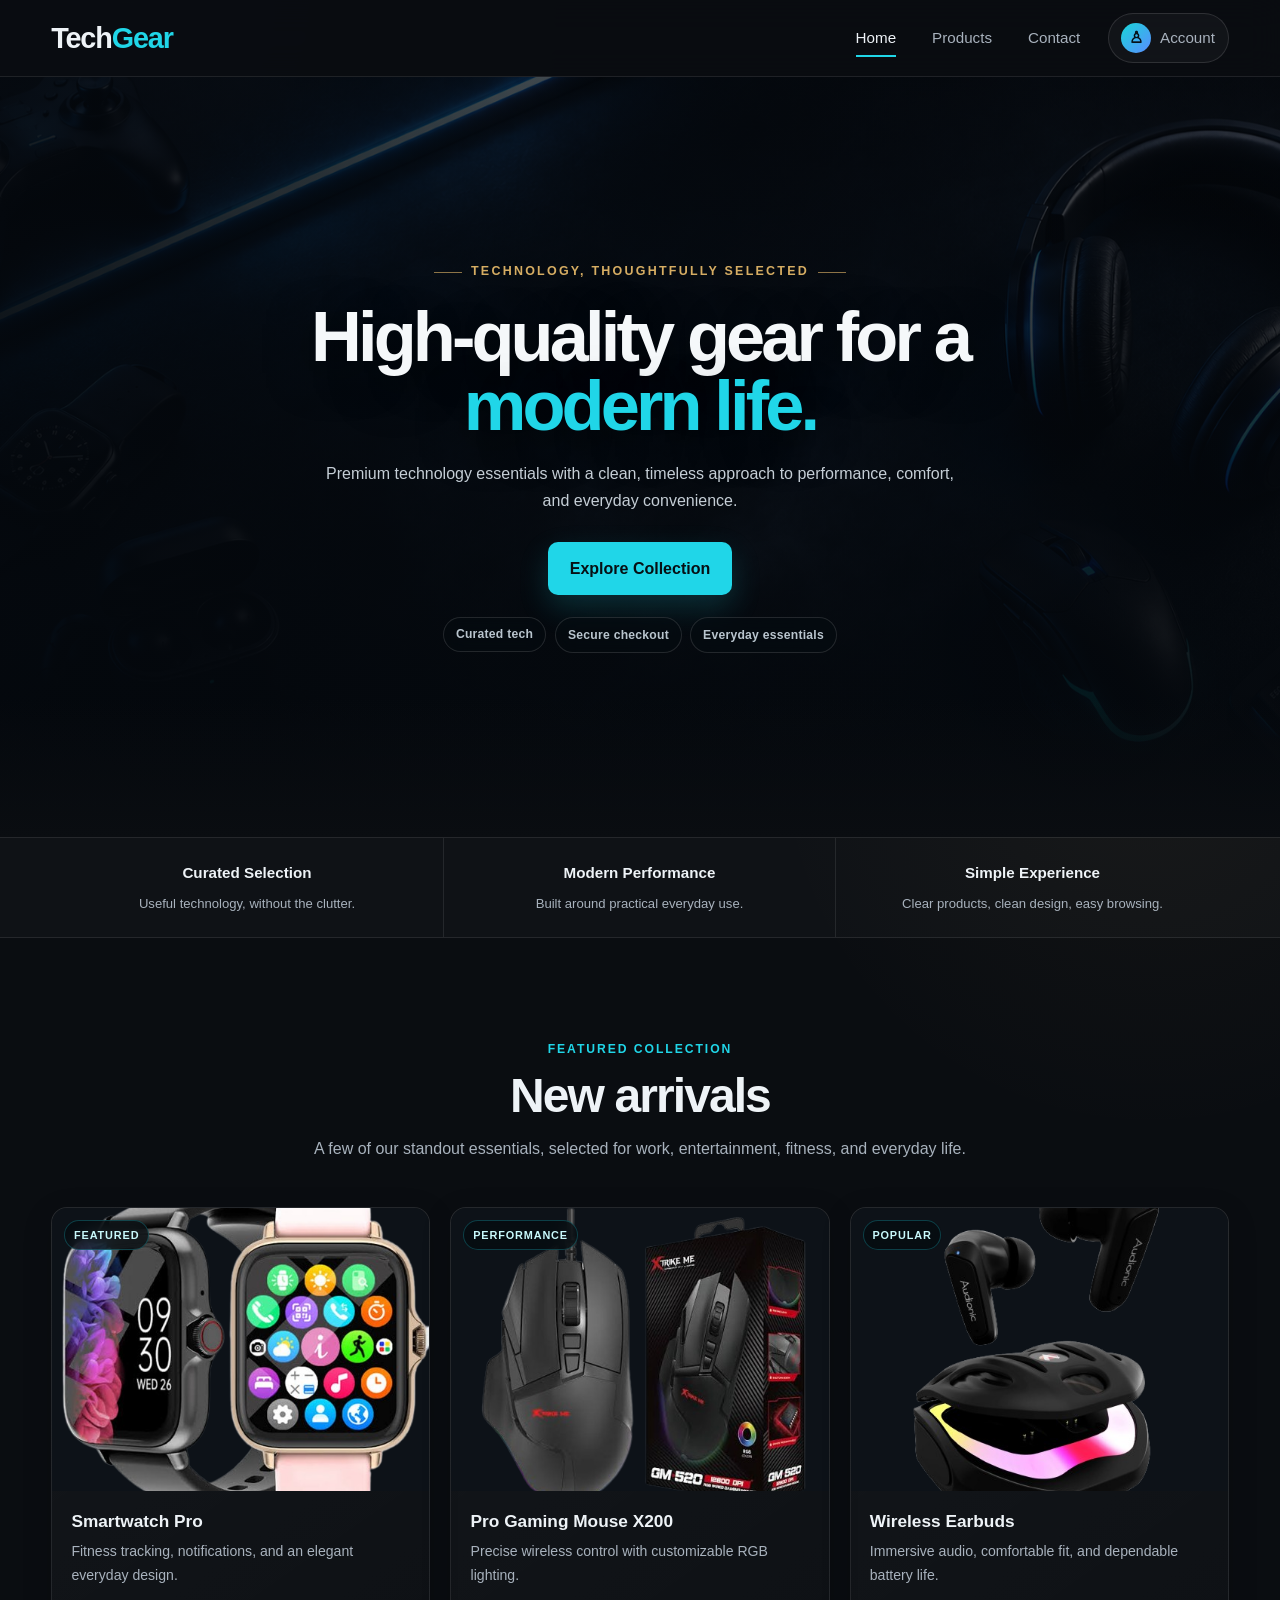
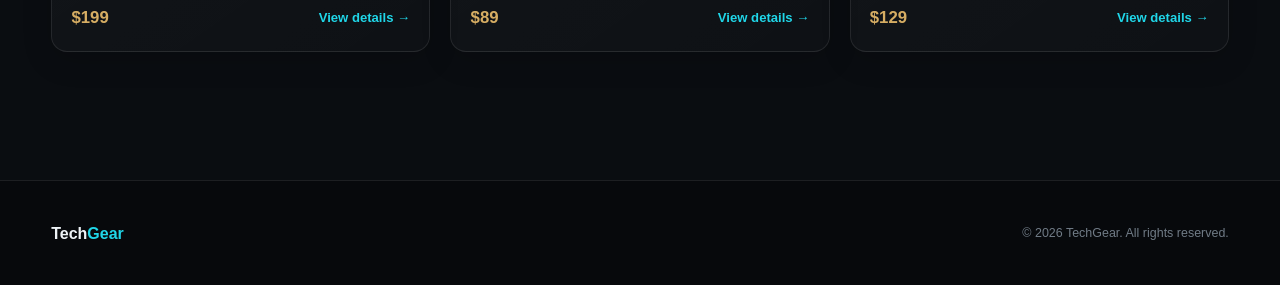
<file: index.html>
<!DOCTYPE html>
<html lang="en">
<head>
  <meta charset="UTF-8">
  <meta name="viewport" content="width=device-width, initial-scale=1.0">
  <meta name="description" content="TechGear — refined technology accessories for work, play, and everyday life.">
  <title>TechGear | Modern Technology, Refined</title>
  <link rel="stylesheet" href="style.css">
</head>
<body>
  <header class="navbar">
    <div class="container navbar-inner">
      <a class="logo" href="index.html">Tech<span>Gear</span></a>
      <button class="menu-toggle" type="button" aria-label="Open navigation" aria-expanded="false">☰</button>
      <nav aria-label="Primary navigation">
        <ul class="nav-links">
          <li><a href="index.html">Home</a></li>
          <li><a href="products.html">Products</a></li>
          <li><a href="contact.html">Contact</a></li>
          <li class="nav-profile"><a class="profile-link" href="account.html" aria-label="Open your TechGear account"><span class="profile-icon" aria-hidden="true">♙</span><span class="profile-text" data-profile-label>Account</span></a></li>
        </ul>
      </nav>
    </div>
  </header>

  <main>
    <section class="hero">
      <div class="hero-content reveal visible">
        <span class="eyebrow">Technology, thoughtfully selected</span>
        <h1>High-quality gear for a <span>modern life.</span></h1>
        <p>Premium technology essentials with a clean, timeless approach to performance, comfort, and everyday convenience.</p>
        <a class="btn btn-primary" href="products.html">Explore Collection</a>
        <div class="hero-highlights" aria-label="TechGear benefits">
          <span>Curated tech</span>
          <span>Secure checkout</span>
          <span>Everyday essentials</span>
        </div>
      </div>
    </section>

    <section class="feature-strip" aria-label="TechGear benefits">
      <div class="container feature-strip-grid">
        <div class="feature-item"><strong>Curated Selection</strong><span>Useful technology, without the clutter.</span></div>
        <div class="feature-item"><strong>Modern Performance</strong><span>Built around practical everyday use.</span></div>
        <div class="feature-item"><strong>Simple Experience</strong><span>Clear products, clean design, easy browsing.</span></div>
      </div>
    </section>

    <section class="section">
      <div class="container">
        <div class="section-header reveal">
          <span class="section-label">Featured collection</span>
          <h2>New arrivals</h2>
          <p>A few of our standout essentials, selected for work, entertainment, fitness, and everyday life.</p>
        </div>

        <div class="product-grid">
          <article class="product-card reveal">
            <a class="product-card-media" href="smartwatch.html">
              <span class="product-badge">Featured</span>
              <img src="images/smartwatch.png" alt="Smartwatch Pro">
            </a>
            <div class="product-card-body">
              <h3>Smartwatch Pro</h3>
              <p>Fitness tracking, notifications, and an elegant everyday design.</p>
              <div class="product-card-footer"><span class="price">$199</span><a class="card-link" href="smartwatch.html">View details →</a></div>
            </div>
          </article>

          <article class="product-card reveal">
            <a class="product-card-media" href="mouse.html">
              <span class="product-badge">Performance</span>
              <img src="images/mouse.png" alt="Pro Gaming Mouse X200">
            </a>
            <div class="product-card-body">
              <h3>Pro Gaming Mouse X200</h3>
              <p>Precise wireless control with customizable RGB lighting.</p>
              <div class="product-card-footer"><span class="price">$89</span><a class="card-link" href="mouse.html">View details →</a></div>
            </div>
          </article>

          <article class="product-card reveal">
            <a class="product-card-media" href="earbuds.html">
              <span class="product-badge">Popular</span>
              <img src="images/earbuds.png" alt="Wireless Earbuds">
            </a>
            <div class="product-card-body">
              <h3>Wireless Earbuds</h3>
              <p>Immersive audio, comfortable fit, and dependable battery life.</p>
              <div class="product-card-footer"><span class="price">$129</span><a class="card-link" href="earbuds.html">View details →</a></div>
            </div>
          </article>
        </div>
      </div>
    </section>
  </main>

  <footer class="footer">
    <div class="container footer-inner">
      <div class="footer-brand">Tech<span>Gear</span></div>
      <p>&copy; 2026 TechGear. All rights reserved.</p>
    </div>
  </footer>

  <script src="script.js"></script>
</body>
</html>
</file>
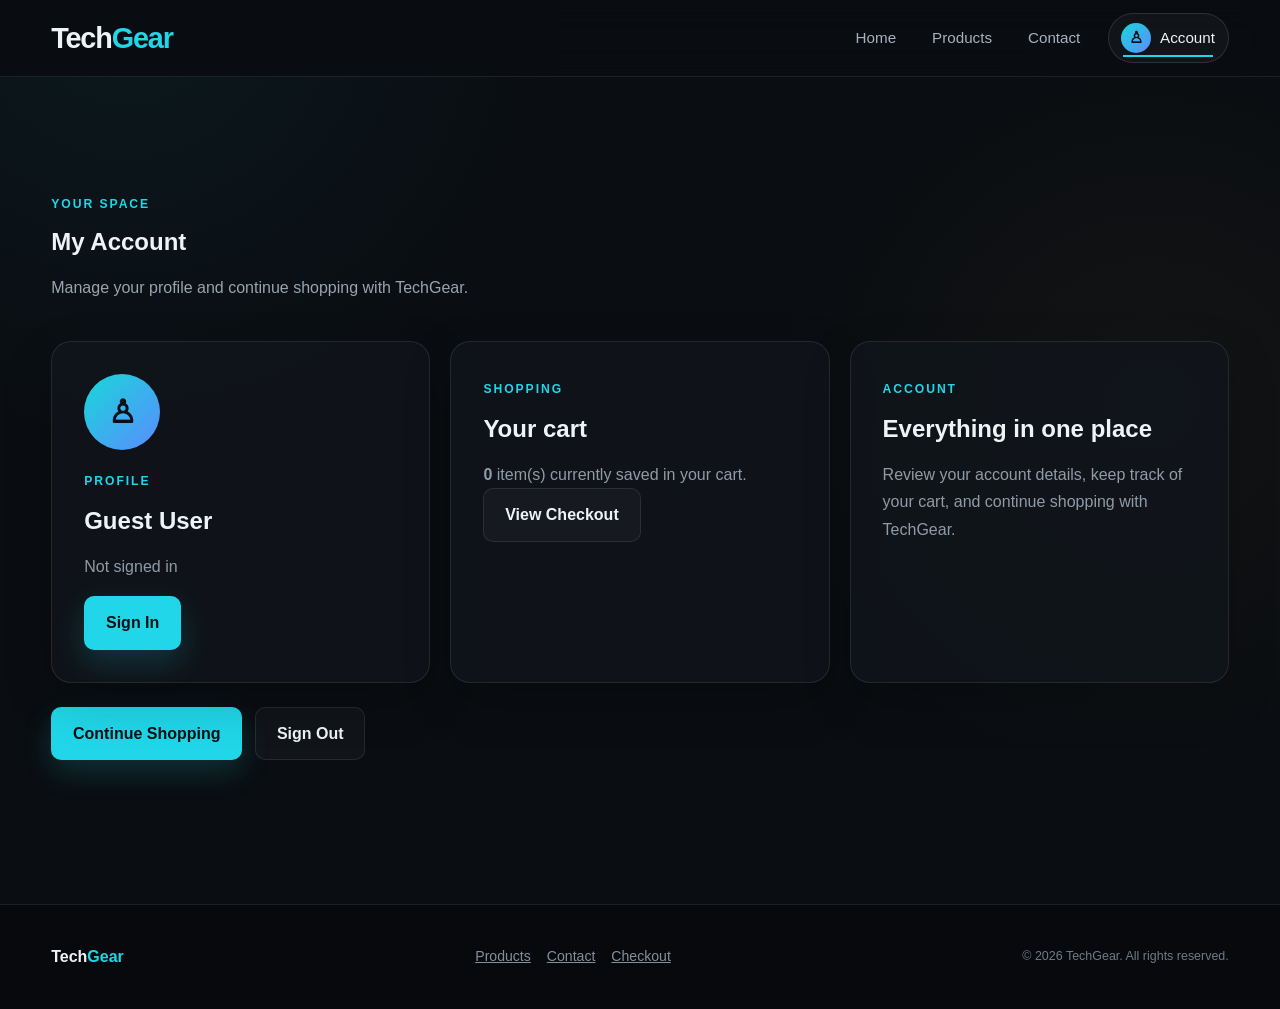
<file: account.html>
<!DOCTYPE html>
<html lang="en">
<head><meta charset="UTF-8"><meta name="viewport" content="width=device-width, initial-scale=1.0"><meta name="description" content="Your TechGear account."><title>TechGear | Account</title><link rel="stylesheet" href="style.css"></head>
<body class="account-page">
<header class="navbar"><div class="container navbar-inner"><a class="logo" href="index.html">Tech<span>Gear</span></a><button class="menu-toggle" type="button" aria-label="Open navigation" aria-expanded="false">☰</button><nav aria-label="Primary navigation"><ul class="nav-links"><li><a href="index.html">Home</a></li><li><a href="products.html">Products</a></li><li><a href="contact.html">Contact</a></li><li class="nav-profile"><a class="profile-link" href="account.html" aria-label="Open your TechGear account"><span class="profile-icon" aria-hidden="true">♙</span><span class="profile-text" data-profile-label>Account</span></a></li></ul></nav></div></header>
<main><section class="account-section"><div class="container"><div class="account-header reveal visible"><span class="section-label">Your space</span><h1>My Account</h1><p>Manage your profile and continue shopping with TechGear.</p></div><div class="account-grid"><article class="account-card account-profile-card reveal visible"><div class="large-profile-icon" data-profile-avatar>♙</div><div><span class="section-label">Profile</span><h2 data-account-name>Guest User</h2><p data-account-email>Not signed in</p></div><a class="btn btn-primary" href="login.html" data-login-action>Sign In</a></article><article class="account-card reveal visible"><span class="section-label">Shopping</span><h2>Your cart</h2><p><strong data-cart-count>0</strong> item(s) currently saved in your cart.</p><a class="btn btn-outline" href="checkout.html">View Checkout</a></article><article class="account-card reveal visible"><span class="section-label">Account</span><h2>Everything in one place</h2><p>Review your account details, keep track of your cart, and continue shopping with TechGear.</p></article></div><div class="account-actions"><a href="products.html" class="btn btn-primary">Continue Shopping</a><button class="btn btn-outline" id="logoutButton" type="button" hidden>Sign Out</button></div></div></section></main>
<footer class="footer"><div class="container footer-inner"><div class="footer-brand">Tech<span>Gear</span></div><div class="footer-links"><a href="products.html">Products</a><a href="contact.html">Contact</a><a href="checkout.html">Checkout</a></div><p>&copy; 2026 TechGear. All rights reserved.</p></div></footer>
<script src="script.js"></script></body></html>
</file>
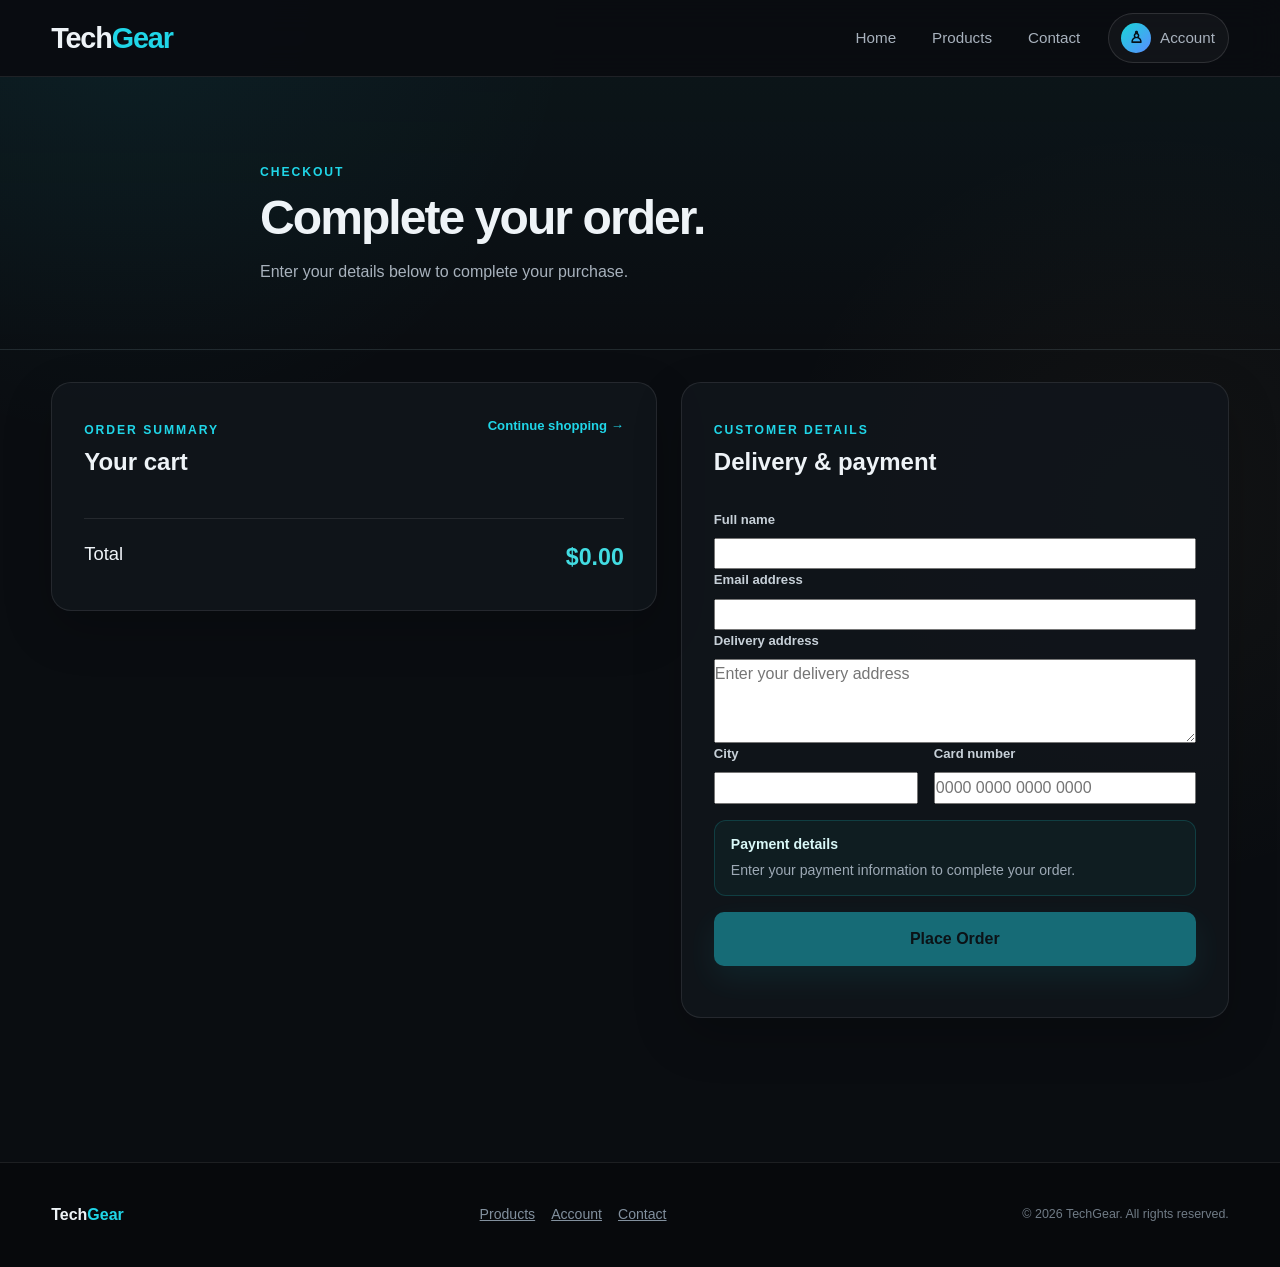
<file: checkout.html>
<!DOCTYPE html>
<html lang="en">
<head><meta charset="UTF-8"><meta name="viewport" content="width=device-width, initial-scale=1.0"><meta name="description" content="TechGear checkout."><title>TechGear | Checkout</title><link rel="stylesheet" href="style.css"></head>
<body class="checkout-page">
<header class="navbar"><div class="container navbar-inner"><a class="logo" href="index.html">Tech<span>Gear</span></a><button class="menu-toggle" type="button" aria-label="Open navigation" aria-expanded="false">☰</button><nav aria-label="Primary navigation"><ul class="nav-links"><li><a href="index.html">Home</a></li><li><a href="products.html">Products</a></li><li><a href="contact.html">Contact</a></li><li class="nav-profile"><a class="profile-link" href="account.html" aria-label="Open your TechGear account"><span class="profile-icon" aria-hidden="true">♙</span><span class="profile-text" data-profile-label>Account</span></a></li></ul></nav></div></header>
<main><section class="page-hero checkout-hero"><div class="container page-heading reveal visible"><span class="section-label">Checkout</span><h1>Complete your order.</h1><p>Enter your details below to complete your purchase.</p></div></section><section class="checkout-section"><div class="container checkout-layout"><div class="checkout-card"><div class="checkout-card-header"><div><span class="section-label">Order summary</span><h2>Your cart</h2></div><a href="products.html" class="card-link">Continue shopping →</a></div><div id="cartItems" class="cart-items"></div><div id="cartEmpty" class="empty-state">Your cart is empty. Add a product before checking out.</div><div class="checkout-total"><span>Total</span><strong id="cartTotal">$0</strong></div></div><div class="checkout-card"><span class="section-label">Customer details</span><h2>Delivery & payment</h2><form id="checkoutForm" class="checkout-form"><div class="form-group"><label for="checkoutName">Full name</label><input id="checkoutName" type="text" autocomplete="name" required></div><div class="form-group"><label for="checkoutEmail">Email address</label><input id="checkoutEmail" type="email" autocomplete="email" required></div><div class="form-group"><label for="checkoutAddress">Delivery address</label><textarea id="checkoutAddress" rows="3" placeholder="Enter your delivery address" required></textarea></div><div class="checkout-two-col"><div class="form-group"><label for="checkoutCity">City</label><input id="checkoutCity" type="text" required></div><div class="form-group"><label for="checkoutCard">Card number</label><input id="checkoutCard" inputmode="numeric" placeholder="0000 0000 0000 0000" required></div></div><div class="store-note"><strong>Payment details</strong><span>Enter your payment information to complete your order.</span></div><button class="btn btn-primary btn-block" type="submit" id="placeOrderButton">Place Order</button><p class="form-message" id="checkoutMessage" role="status" aria-live="polite"></p></form></div></div></section></main>
<footer class="footer"><div class="container footer-inner"><div class="footer-brand">Tech<span>Gear</span></div><div class="footer-links"><a href="products.html">Products</a><a href="account.html">Account</a><a href="contact.html">Contact</a></div><p>&copy; 2026 TechGear. All rights reserved.</p></div></footer>
<script src="script.js"></script></body></html>
</file>
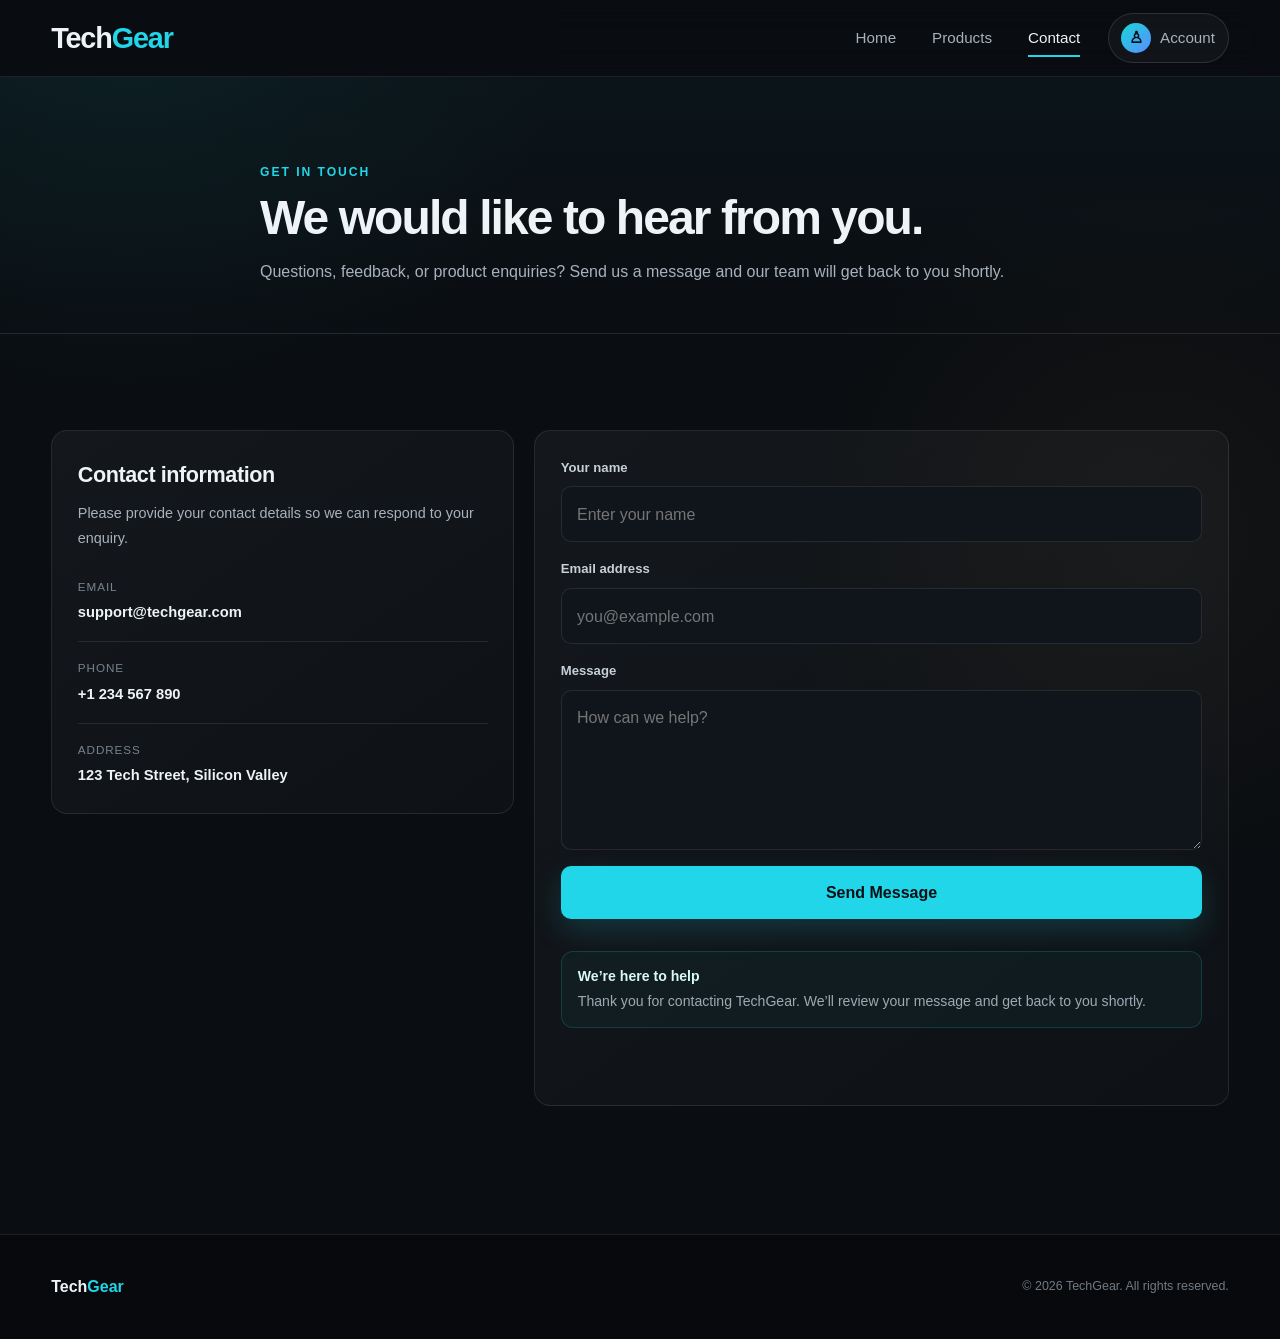
<file: contact.html>
<!DOCTYPE html>
<html lang="en">
<head>
  <meta charset="UTF-8">
  <meta name="viewport" content="width=device-width, initial-scale=1.0">
  <meta name="description" content="Contact TechGear with questions, feedback, or product enquiries.">
  <title>TechGear | Contact</title>
  <link rel="stylesheet" href="style.css">
</head>
<body>
  <header class="navbar">
    <div class="container navbar-inner">
      <a class="logo" href="index.html">Tech<span>Gear</span></a>
      <button class="menu-toggle" type="button" aria-label="Open navigation" aria-expanded="false">☰</button>
      <nav aria-label="Primary navigation">
        <ul class="nav-links">
          <li><a href="index.html">Home</a></li>
          <li><a href="products.html">Products</a></li>
          <li><a href="contact.html">Contact</a></li>
          <li class="nav-profile"><a class="profile-link" href="account.html" aria-label="Open your TechGear account"><span class="profile-icon" aria-hidden="true">♙</span><span class="profile-text" data-profile-label>Account</span></a></li>
        </ul>
      </nav>
    </div>
  </header>

  <main>
    <section class="page-hero">
      <div class="container page-heading reveal visible">
        <span class="section-label">Get in touch</span>
        <h1>We would like to hear from you.</h1>
        <p>Questions, feedback, or product enquiries? Send us a message and our team will get back to you shortly.</p>
      </div>
    </section>

    <section class="contact-section">
      <div class="container contact-layout">
        <aside class="contact-card reveal">
          <h2>Contact information</h2>
          <p>Please provide your contact details so we can respond to your enquiry.</p>
          <div class="contact-details">
            <div><span>Email</span><strong>support@techgear.com</strong></div>
            <div><span>Phone</span><strong>+1 234 567 890</strong></div>
            <div><span>Address</span><strong>123 Tech Street, Silicon Valley</strong></div>
          </div>
        </aside>

        <div class="contact-card reveal">
          <form class="contact-form" id="contactForm">
            <div class="form-group"><label for="name">Your name</label><input id="name" name="name" type="text" placeholder="Enter your name" required></div>
            <div class="form-group"><label for="email">Email address</label><input id="email" name="email" type="email" placeholder="you@example.com" required></div>
            <div class="form-group"><label for="message">Message</label><textarea id="message" name="message" placeholder="How can we help?" required></textarea></div>
            <button class="btn btn-primary" type="submit">Send Message</button>
            <div class="store-note"><strong>We’re here to help</strong><span>Thank you for contacting TechGear. We’ll review your message and get back to you shortly.</span></div>
            <p class="form-message" id="formMessage" role="status" aria-live="polite"></p>
          </form>
        </div>
      </div>
    </section>
  </main>

  <footer class="footer"><div class="container footer-inner"><div class="footer-brand">Tech<span>Gear</span></div><p>&copy; 2026 TechGear. All rights reserved.</p></div></footer>
  <script src="script.js"></script>
</body>
</html>
</file>
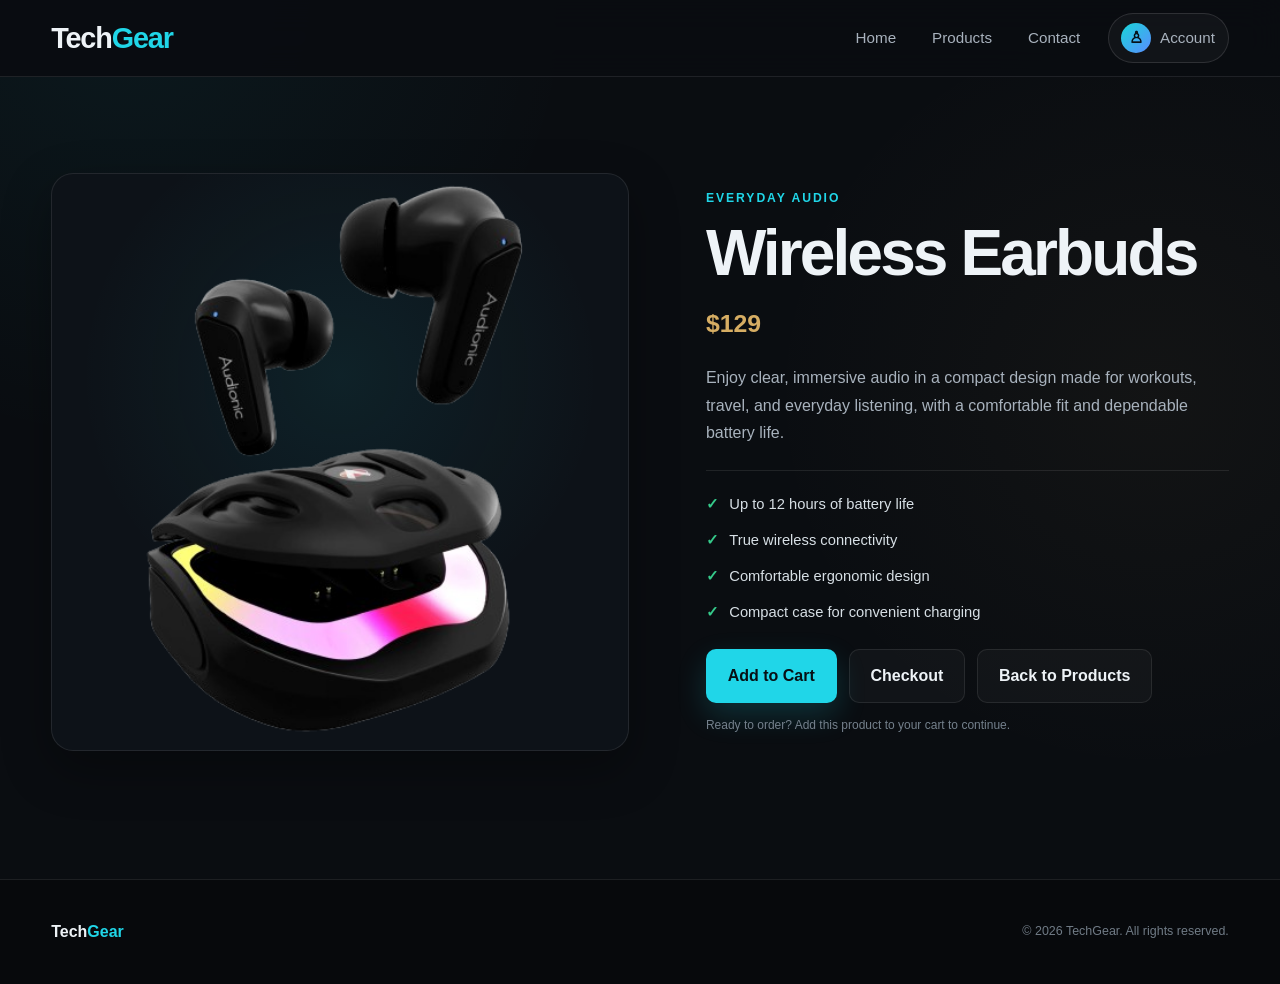
<file: earbuds.html>
<!DOCTYPE html>
<html lang="en">
<head>
  <meta charset="UTF-8">
  <meta name="viewport" content="width=device-width, initial-scale=1.0">
  <meta name="description" content="Wireless Earbuds — available from TechGear.">
  <title>Wireless Earbuds | TechGear</title>
  <link rel="stylesheet" href="style.css">
</head>
<body>
  <header class="navbar">
    <div class="container navbar-inner">
      <a class="logo" href="index.html">Tech<span>Gear</span></a>
      <button class="menu-toggle" type="button" aria-label="Open navigation" aria-expanded="false">☰</button>
      <nav aria-label="Primary navigation">
        <ul class="nav-links">
          <li><a href="index.html">Home</a></li>
          <li><a href="products.html">Products</a></li>
          <li><a href="contact.html">Contact</a></li>
          <li class="nav-profile"><a class="profile-link" href="account.html" aria-label="Open your TechGear account"><span class="profile-icon" aria-hidden="true">♙</span><span class="profile-text" data-profile-label>Account</span></a></li>
        </ul>
      </nav>
    </div>
  </header>

  <main>
    <section class="product-detail">
      <div class="container product-detail-grid">
        <div class="detail-image-wrap reveal visible">
          <img src="images/earbuds.png" alt="Wireless Earbuds" class="detail-img">
        </div>
        <div class="detail-info reveal visible">
          <span class="section-label">Everyday audio</span>
          <h1>Wireless Earbuds</h1>
          <p class="detail-price">$129</p>
          <p class="detail-description">Enjoy clear, immersive audio in a compact design made for workouts, travel, and everyday listening, with a comfortable fit and dependable battery life.</p>
          <ul class="detail-list">
            <li>Up to 12 hours of battery life</li>
            <li>True wireless connectivity</li>
            <li>Comfortable ergonomic design</li>
            <li>Compact case for convenient charging</li>
          </ul>
          <div class="detail-actions">
            <button class="btn btn-primary" type="button" data-add-cart data-product-name="Wireless Earbuds" data-product-price="129">Add to Cart</button>
            <a class="btn btn-outline" href="checkout.html">Checkout</a>
            <a class="btn btn-outline" href="products.html">Back to Products</a>
          </div>
          <p class="product-note">Ready to order? Add this product to your cart to continue.</p>
        </div>
      </div>
    </section>
  </main>

  <footer class="footer"><div class="container footer-inner"><div class="footer-brand">Tech<span>Gear</span></div><p>&copy; 2026 TechGear. All rights reserved.</p></div></footer>
  <script src="script.js"></script>
</body>
</html>
</file>
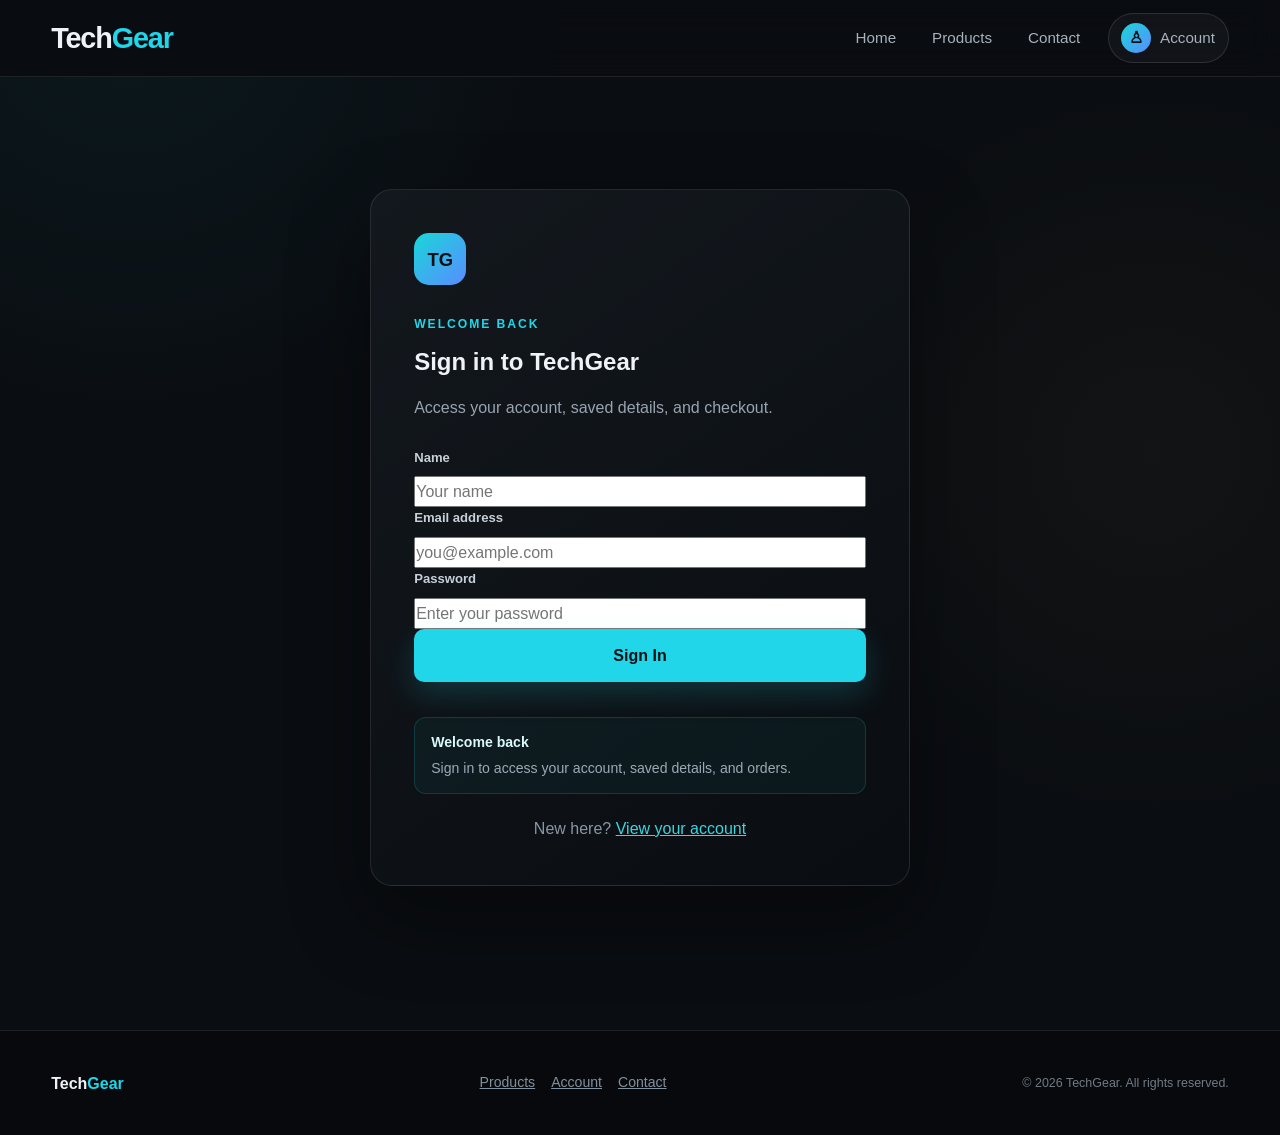
<file: login.html>
<!DOCTYPE html>
<html lang="en">
<head>
<meta charset="UTF-8"><meta name="viewport" content="width=device-width, initial-scale=1.0">
<meta name="description" content="Sign in to your TechGear account."><title>TechGear | Sign In</title>
<link rel="stylesheet" href="style.css">
</head>
<body class="account-page">
<header class="navbar"><div class="container navbar-inner"><a class="logo" href="index.html">Tech<span>Gear</span></a><button class="menu-toggle" type="button" aria-label="Open navigation" aria-expanded="false">☰</button><nav aria-label="Primary navigation"><ul class="nav-links"><li><a href="index.html">Home</a></li><li><a href="products.html">Products</a></li><li><a href="contact.html">Contact</a></li><li class="nav-profile"><a class="profile-link" href="account.html" aria-label="Open your TechGear account"><span class="profile-icon" aria-hidden="true">♙</span><span class="profile-text" data-profile-label>Account</span></a></li></ul></nav></div></header>
<main><section class="auth-section"><div class="auth-card reveal visible"><div class="auth-brand-mark">TG</div><span class="section-label">Welcome back</span><h1>Sign in to TechGear</h1><p class="auth-intro">Access your account, saved details, and checkout.</p><form id="loginForm" class="auth-form"><div class="form-group"><label for="loginName">Name</label><input id="loginName" type="text" placeholder="Your name" autocomplete="name" required></div><div class="form-group"><label for="loginEmail">Email address</label><input id="loginEmail" type="email" placeholder="you@example.com" autocomplete="email" required></div><div class="form-group"><label for="loginPassword">Password</label><input id="loginPassword" type="password" placeholder="Enter your password" autocomplete="current-password" required></div><button class="btn btn-primary btn-block" type="submit">Sign In</button><p class="form-message" id="loginMessage" role="status" aria-live="polite"></p></form><div class="store-note"><strong>Welcome back</strong><span>Sign in to access your account, saved details, and orders.</span></div><p class="auth-switch">New here? <a href="account.html">View your account</a></p></div></section></main>
<footer class="footer"><div class="container footer-inner"><div class="footer-brand">Tech<span>Gear</span></div><div class="footer-links"><a href="products.html">Products</a><a href="account.html">Account</a><a href="contact.html">Contact</a></div><p>&copy; 2026 TechGear. All rights reserved.</p></div></footer>
<script src="script.js"></script></body></html>
</file>
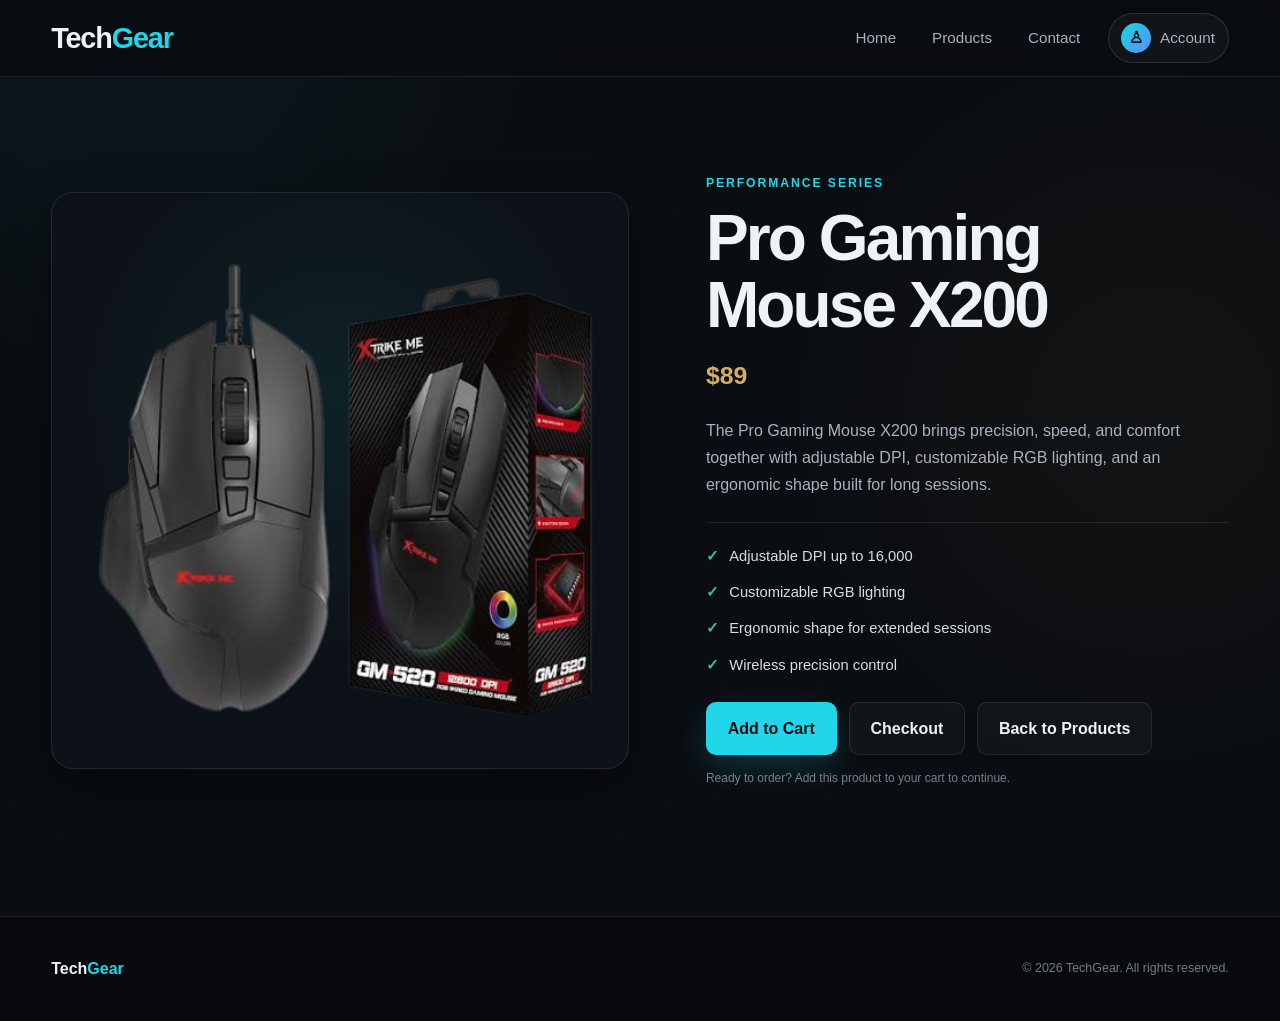
<file: mouse.html>
<!DOCTYPE html>
<html lang="en">
<head>
  <meta charset="UTF-8">
  <meta name="viewport" content="width=device-width, initial-scale=1.0">
  <meta name="description" content="Pro Gaming Mouse X200 — available from TechGear.">
  <title>Pro Gaming Mouse X200 | TechGear</title>
  <link rel="stylesheet" href="style.css">
</head>
<body>
  <header class="navbar">
    <div class="container navbar-inner">
      <a class="logo" href="index.html">Tech<span>Gear</span></a>
      <button class="menu-toggle" type="button" aria-label="Open navigation" aria-expanded="false">☰</button>
      <nav aria-label="Primary navigation">
        <ul class="nav-links">
          <li><a href="index.html">Home</a></li>
          <li><a href="products.html">Products</a></li>
          <li><a href="contact.html">Contact</a></li>
          <li class="nav-profile"><a class="profile-link" href="account.html" aria-label="Open your TechGear account"><span class="profile-icon" aria-hidden="true">♙</span><span class="profile-text" data-profile-label>Account</span></a></li>
        </ul>
      </nav>
    </div>
  </header>

  <main>
    <section class="product-detail">
      <div class="container product-detail-grid">
        <div class="detail-image-wrap reveal visible">
          <img src="images/mouse.png" alt="Pro Gaming Mouse X200" class="detail-img">
        </div>
        <div class="detail-info reveal visible">
          <span class="section-label">Performance series</span>
          <h1>Pro Gaming Mouse X200</h1>
          <p class="detail-price">$89</p>
          <p class="detail-description">The Pro Gaming Mouse X200 brings precision, speed, and comfort together with adjustable DPI, customizable RGB lighting, and an ergonomic shape built for long sessions.</p>
          <ul class="detail-list">
            <li>Adjustable DPI up to 16,000</li>
            <li>Customizable RGB lighting</li>
            <li>Ergonomic shape for extended sessions</li>
            <li>Wireless precision control</li>
          </ul>
          <div class="detail-actions">
            <button class="btn btn-primary" type="button" data-add-cart data-product-name="Pro Gaming Mouse X200" data-product-price="89">Add to Cart</button>
            <a class="btn btn-outline" href="checkout.html">Checkout</a>
            <a class="btn btn-outline" href="products.html">Back to Products</a>
          </div>
          <p class="product-note">Ready to order? Add this product to your cart to continue.</p>
        </div>
      </div>
    </section>
  </main>

  <footer class="footer"><div class="container footer-inner"><div class="footer-brand">Tech<span>Gear</span></div><p>&copy; 2026 TechGear. All rights reserved.</p></div></footer>
  <script src="script.js"></script>
</body>
</html>
</file>
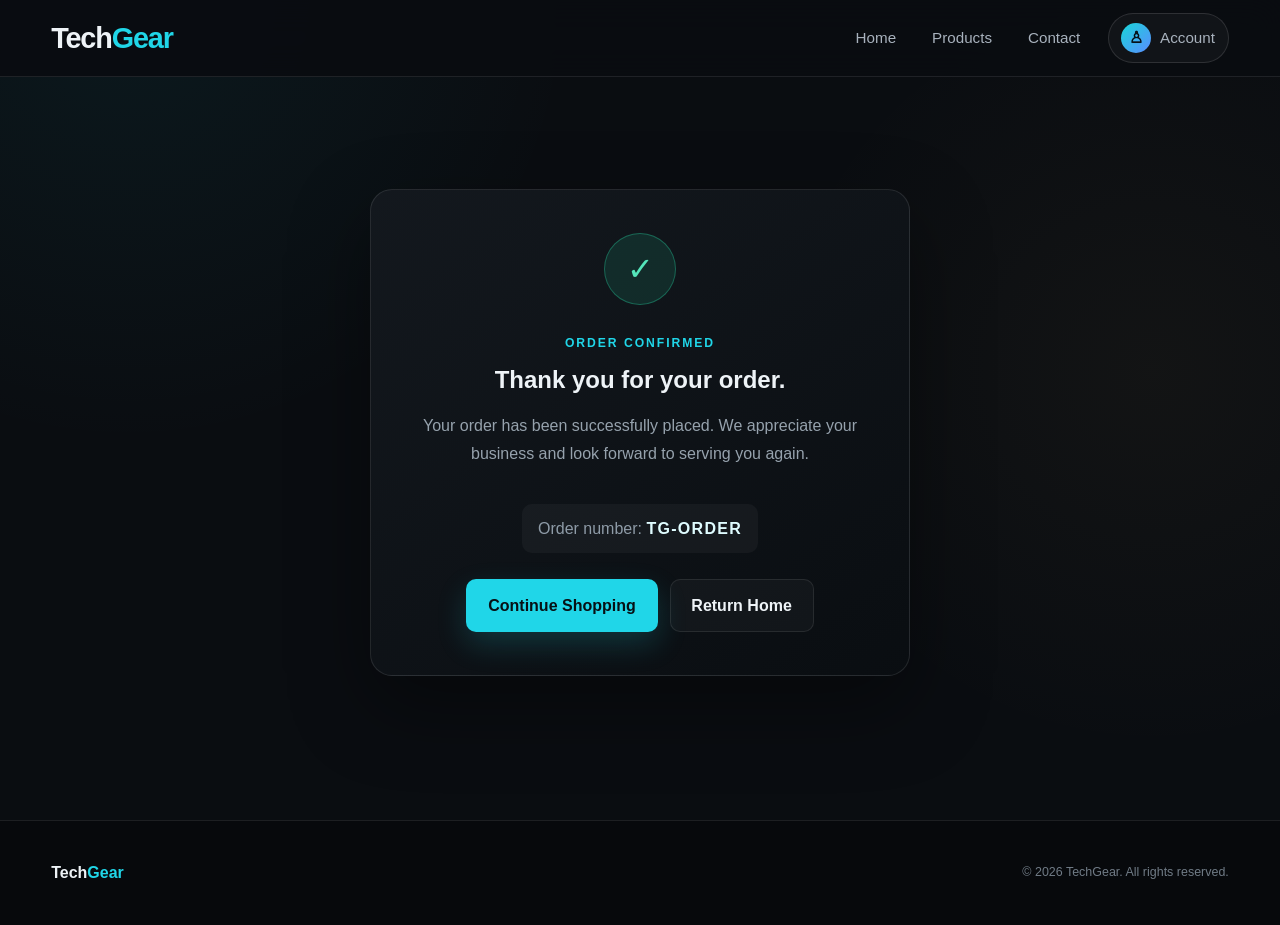
<file: order-success.html>
<!DOCTYPE html>
<html lang="en"><head><meta charset="UTF-8"><meta name="viewport" content="width=device-width, initial-scale=1.0"><title>TechGear | Order Confirmed</title><link rel="stylesheet" href="style.css"></head><body class="account-page"><header class="navbar"><div class="container navbar-inner"><a class="logo" href="index.html">Tech<span>Gear</span></a><nav aria-label="Primary navigation"><ul class="nav-links"><li><a href="index.html">Home</a></li><li><a href="products.html">Products</a></li><li><a href="contact.html">Contact</a></li><li class="nav-profile"><a class="profile-link" href="account.html" aria-label="Open your TechGear account"><span class="profile-icon" aria-hidden="true">♙</span><span class="profile-text" data-profile-label>Account</span></a></li></ul></nav></div></header><main><section class="auth-section"><div class="auth-card success-card reveal visible"><div class="success-icon">✓</div><span class="section-label">Order Confirmed</span><h1>Thank you for your order.</h1><p>Your order has been successfully placed. We appreciate your business and look forward to serving you again.</p><div class="success-reference">Order number: <strong data-order-reference>TG-ORDER</strong></div><div class="detail-actions"><a class="btn btn-primary" href="products.html">Continue Shopping</a><a class="btn btn-outline" href="index.html">Return Home</a></div></div></section></main><footer class="footer"><div class="container footer-inner"><div class="footer-brand">Tech<span>Gear</span></div><p>&copy; 2026 TechGear. All rights reserved.</p></div></footer><script src="script.js"></script></body></html>
</file>
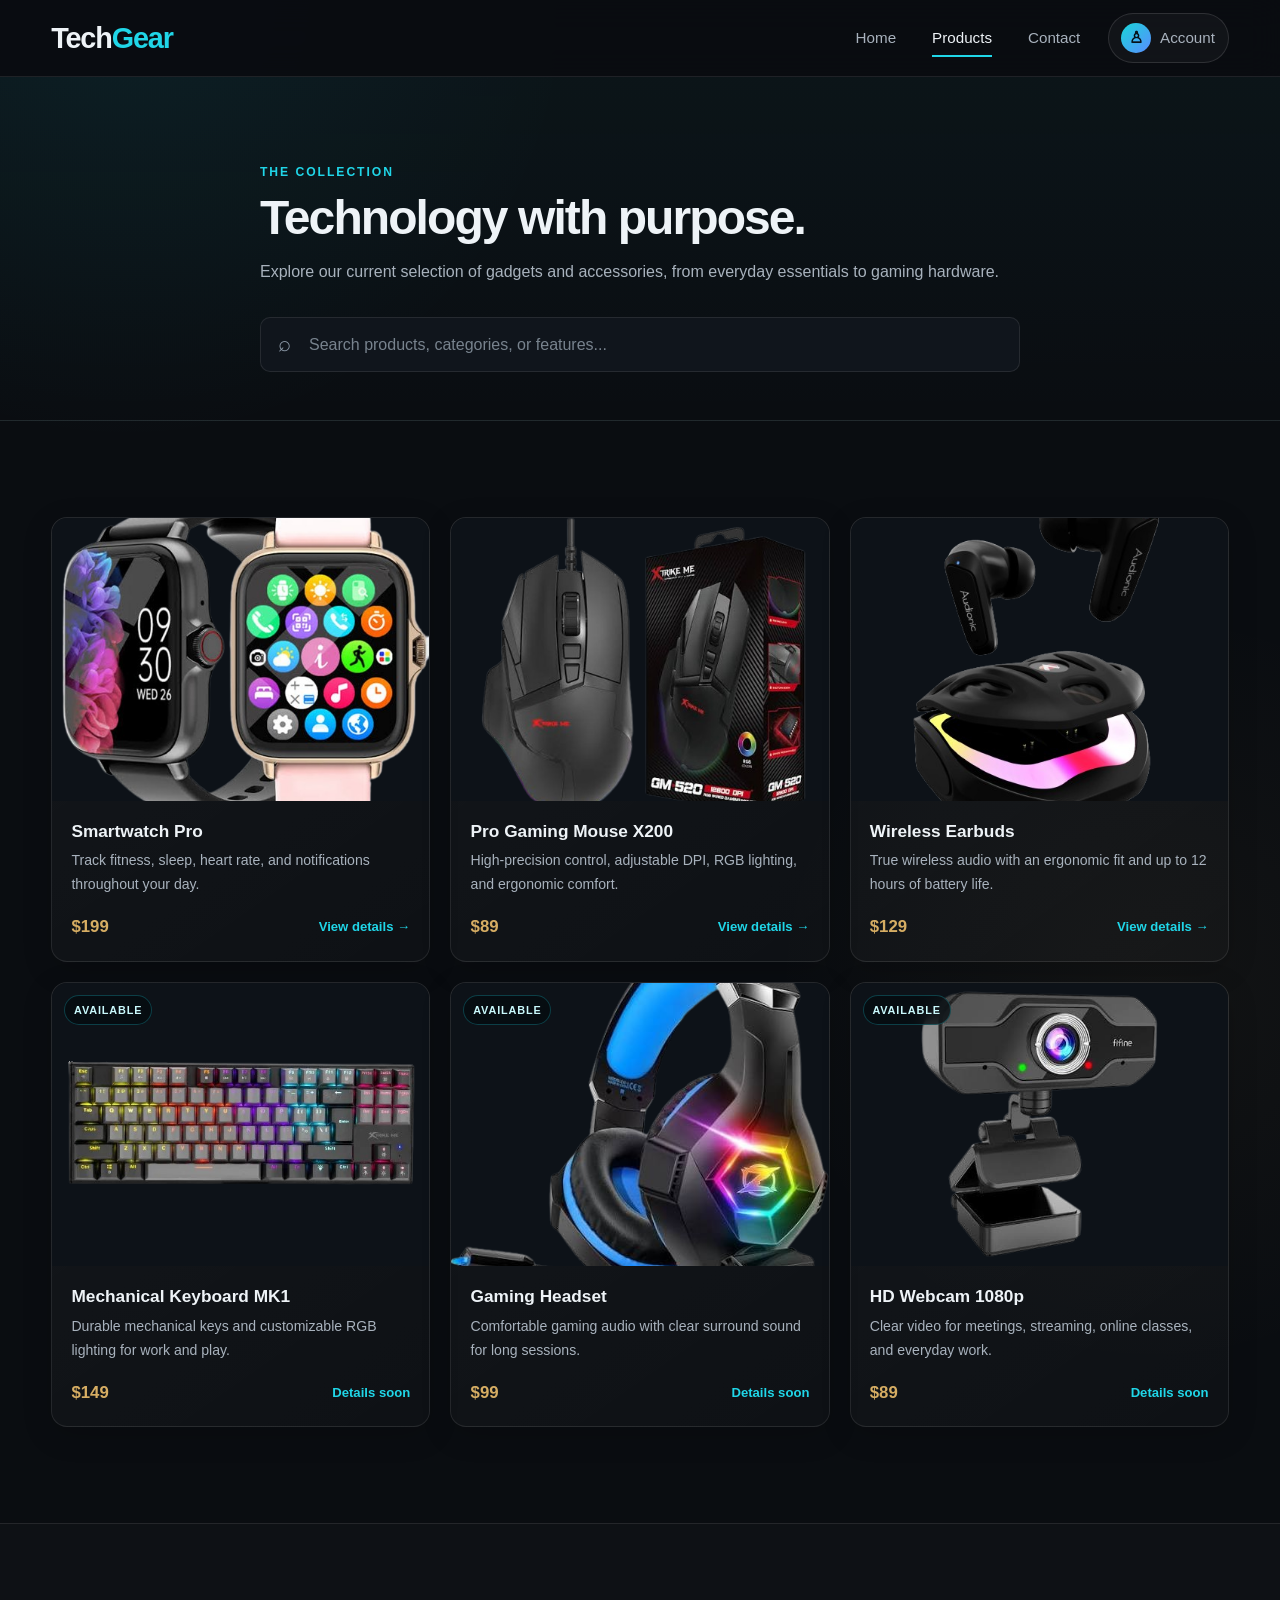
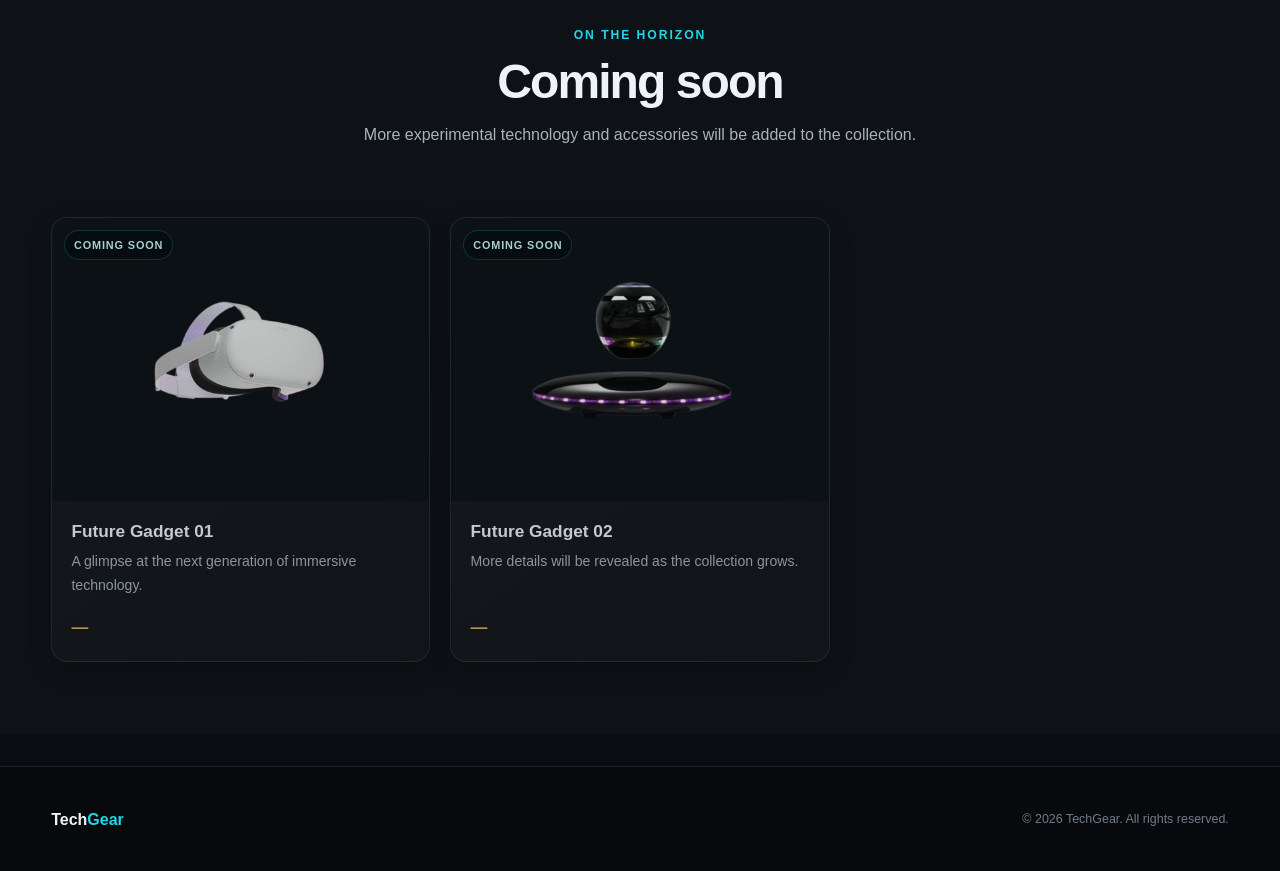
<file: products.html>
<!DOCTYPE html>
<html lang="en">
<head>
  <meta charset="UTF-8">
  <meta name="viewport" content="width=device-width, initial-scale=1.0">
  <meta name="description" content="Browse the TechGear technology accessories collection.">
  <title>TechGear | Products</title>
  <link rel="stylesheet" href="style.css">
</head>
<body>
  <header class="navbar">
    <div class="container navbar-inner">
      <a class="logo" href="index.html">Tech<span>Gear</span></a>
      <button class="menu-toggle" type="button" aria-label="Open navigation" aria-expanded="false">☰</button>
      <nav aria-label="Primary navigation">
        <ul class="nav-links">
          <li><a href="index.html">Home</a></li>
          <li><a href="products.html">Products</a></li>
          <li><a href="contact.html">Contact</a></li>
          <li class="nav-profile"><a class="profile-link" href="account.html" aria-label="Open your TechGear account"><span class="profile-icon" aria-hidden="true">♙</span><span class="profile-text" data-profile-label>Account</span></a></li>
        </ul>
      </nav>
    </div>
  </header>

  <main>
    <section class="page-hero">
      <div class="container page-heading reveal visible">
        <span class="section-label">The collection</span>
        <h1>Technology with purpose.</h1>
        <p>Explore our current selection of gadgets and accessories, from everyday essentials to gaming hardware.</p>
        <div class="search-bar">
          <span class="search-icon" aria-hidden="true">⌕</span>
          <input id="search" type="search" autocomplete="off" placeholder="Search products, categories, or features..." aria-label="Search products">
        </div>
      </div>
    </section>

    <section class="section">
      <div class="container">
        <div class="product-grid" id="productGrid">
          <article class="product-card reveal" data-search="smartwatch pro smartwatch fitness notifications heart rate sleep water resistant">
            <a class="product-card-media" href="smartwatch.html"><img src="images/smartwatch.png" alt="Smartwatch Pro"></a>
            <div class="product-card-body"><h3>Smartwatch Pro</h3><p>Track fitness, sleep, heart rate, and notifications throughout your day.</p><div class="product-card-footer"><span class="price">$199</span><a class="card-link" href="smartwatch.html">View details →</a></div></div>
          </article>

          <article class="product-card reveal" data-search="gaming mouse x200 pro gaming mouse wireless rgb dpi ergonomic precision">
            <a class="product-card-media" href="mouse.html"><img src="images/mouse.png" alt="Pro Gaming Mouse X200"></a>
            <div class="product-card-body"><h3>Pro Gaming Mouse X200</h3><p>High-precision control, adjustable DPI, RGB lighting, and ergonomic comfort.</p><div class="product-card-footer"><span class="price">$89</span><a class="card-link" href="mouse.html">View details →</a></div></div>
          </article>

          <article class="product-card reveal" data-search="wireless earbuds audio battery true wireless ergonomic sound">
            <a class="product-card-media" href="earbuds.html"><img src="images/earbuds.png" alt="Wireless Earbuds"></a>
            <div class="product-card-body"><h3>Wireless Earbuds</h3><p>True wireless audio with an ergonomic fit and up to 12 hours of battery life.</p><div class="product-card-footer"><span class="price">$129</span><a class="card-link" href="earbuds.html">View details →</a></div></div>
          </article>

          <article class="product-card reveal" data-search="mechanical keyboard mk1 keyboard rgb gaming typing">
            <div class="product-card-media"><span class="product-badge">Available</span><img src="images/keyboard.png" alt="Mechanical Keyboard MK1"></div>
            <div class="product-card-body"><h3>Mechanical Keyboard MK1</h3><p>Durable mechanical keys and customizable RGB lighting for work and play.</p><div class="product-card-footer"><span class="price">$149</span><span class="card-link">Details soon</span></div></div>
          </article>

          <article class="product-card reveal" data-search="gaming headset surround sound comfort audio gaming">
            <div class="product-card-media"><span class="product-badge">Available</span><img src="images/headset.png" alt="Gaming Headset"></div>
            <div class="product-card-body"><h3>Gaming Headset</h3><p>Comfortable gaming audio with clear surround sound for long sessions.</p><div class="product-card-footer"><span class="price">$99</span><span class="card-link">Details soon</span></div></div>
          </article>

          <article class="product-card reveal" data-search="hd webcam 1080p webcam streaming work video camera">
            <div class="product-card-media"><span class="product-badge">Available</span><img src="images/webcam.png" alt="HD Webcam 1080p"></div>
            <div class="product-card-body"><h3>HD Webcam 1080p</h3><p>Clear video for meetings, streaming, online classes, and everyday work.</p><div class="product-card-footer"><span class="price">$89</span><span class="card-link">Details soon</span></div></div>
          </article>

          <div class="empty-state" id="emptyState">No products match your search. Try a different keyword.</div>
        </div>
      </div>
    </section>

    <section class="section coming-soon">
      <div class="container">
        <div class="section-header reveal">
          <span class="section-label">On the horizon</span>
          <h2>Coming soon</h2>
          <p>More experimental technology and accessories will be added to the collection.</p>
        </div>
        <div class="product-grid">
          <article class="product-card is-coming-soon reveal"><div class="product-card-media"><span class="product-badge">Coming soon</span><img src="images/vr.png" alt="Future VR gadget"></div><div class="product-card-body"><h3>Future Gadget 01</h3><p>A glimpse at the next generation of immersive technology.</p><div class="product-card-footer"><span class="price">—</span></div></div></article>
          <article class="product-card is-coming-soon reveal"><div class="product-card-media"><span class="product-badge">Coming soon</span><img src="images/placeholder2.png" alt="Future TechGear gadget"></div><div class="product-card-body"><h3>Future Gadget 02</h3><p>More details will be revealed as the collection grows.</p><div class="product-card-footer"><span class="price">—</span></div></div></article>
        </div>
      </div>
    </section>
  </main>

  <footer class="footer"><div class="container footer-inner"><div class="footer-brand">Tech<span>Gear</span></div><p>&copy; 2026 TechGear. All rights reserved.</p></div></footer>
  <script src="script.js"></script>
</body>
</html>
</file>
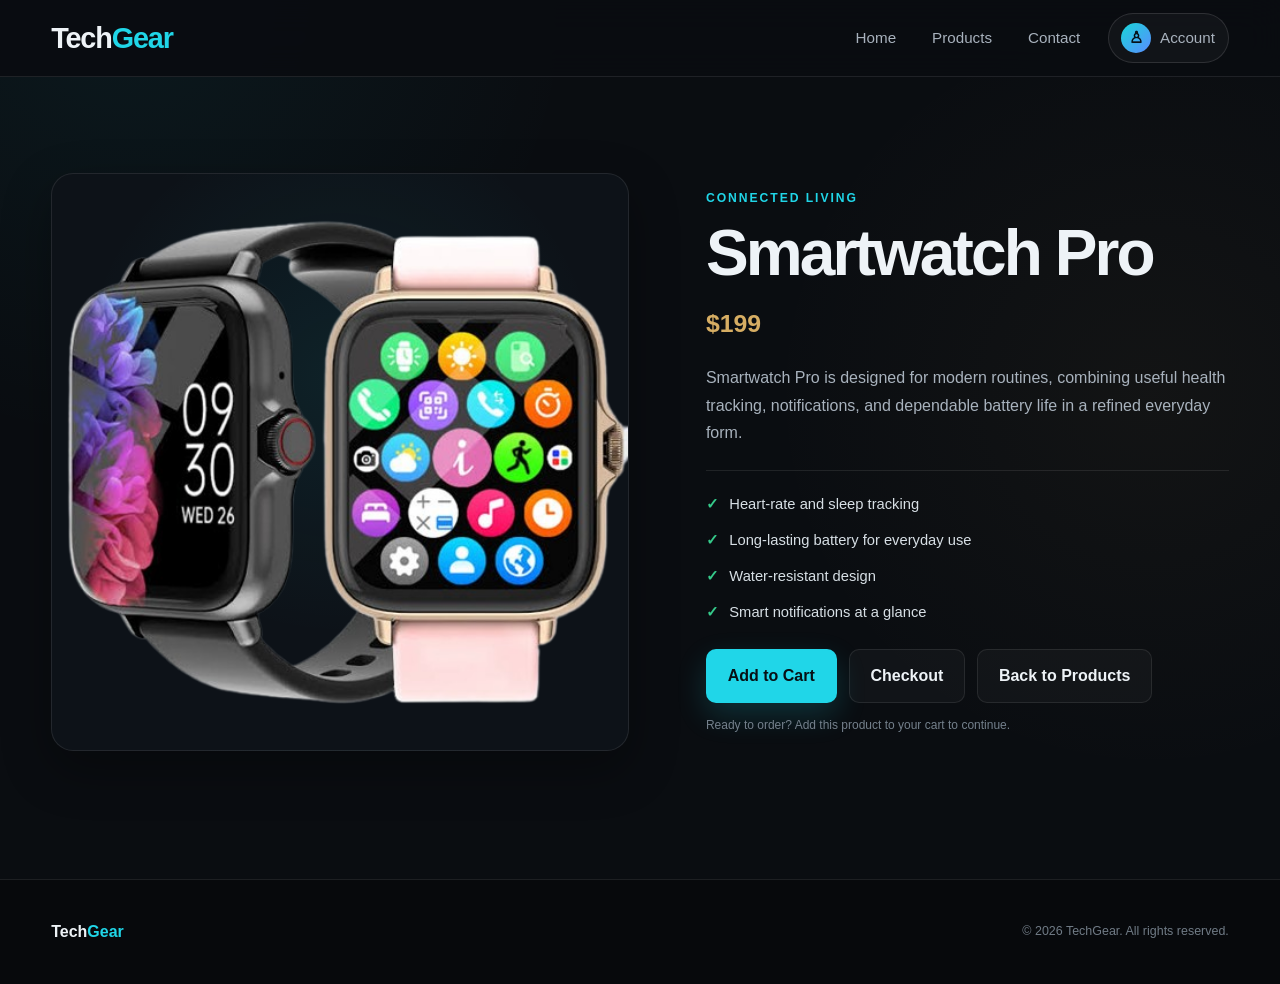
<file: smartwatch.html>
<!DOCTYPE html>
<html lang="en">
<head>
  <meta charset="UTF-8">
  <meta name="viewport" content="width=device-width, initial-scale=1.0">
  <meta name="description" content="Smartwatch Pro — available from TechGear.">
  <title>Smartwatch Pro | TechGear</title>
  <link rel="stylesheet" href="style.css">
</head>
<body>
  <header class="navbar">
    <div class="container navbar-inner">
      <a class="logo" href="index.html">Tech<span>Gear</span></a>
      <button class="menu-toggle" type="button" aria-label="Open navigation" aria-expanded="false">☰</button>
      <nav aria-label="Primary navigation">
        <ul class="nav-links">
          <li><a href="index.html">Home</a></li>
          <li><a href="products.html">Products</a></li>
          <li><a href="contact.html">Contact</a></li>
          <li class="nav-profile"><a class="profile-link" href="account.html" aria-label="Open your TechGear account"><span class="profile-icon" aria-hidden="true">♙</span><span class="profile-text" data-profile-label>Account</span></a></li>
        </ul>
      </nav>
    </div>
  </header>

  <main>
    <section class="product-detail">
      <div class="container product-detail-grid">
        <div class="detail-image-wrap reveal visible">
          <img src="images/smartwatch.png" alt="Smartwatch Pro" class="detail-img">
        </div>
        <div class="detail-info reveal visible">
          <span class="section-label">Connected living</span>
          <h1>Smartwatch Pro</h1>
          <p class="detail-price">$199</p>
          <p class="detail-description">Smartwatch Pro is designed for modern routines, combining useful health tracking, notifications, and dependable battery life in a refined everyday form.</p>
          <ul class="detail-list">
            <li>Heart-rate and sleep tracking</li>
            <li>Long-lasting battery for everyday use</li>
            <li>Water-resistant design</li>
            <li>Smart notifications at a glance</li>
          </ul>
          <div class="detail-actions">
            <button class="btn btn-primary" type="button" data-add-cart data-product-name="Smartwatch Pro" data-product-price="199">Add to Cart</button>
            <a class="btn btn-outline" href="checkout.html">Checkout</a>
            <a class="btn btn-outline" href="products.html">Back to Products</a>
          </div>
          <p class="product-note">Ready to order? Add this product to your cart to continue.</p>
        </div>
      </div>
    </section>
  </main>

  <footer class="footer"><div class="container footer-inner"><div class="footer-brand">Tech<span>Gear</span></div><p>&copy; 2026 TechGear. All rights reserved.</p></div></footer>
  <script src="script.js"></script>
</body>
</html>
</file>
<file: style.css>
/* =========================================================
   TechGear — Refined dark e-commerce stylesheet
   ========================================================= */

:root {
  --bg: #0a0d11;
  --surface: #10151c;
  --surface-2: #151c25;
  --surface-3: #1b2430;
  --border: rgba(255, 255, 255, 0.09);
  --text: #eef3f7;
  --muted: #a8b2bd;
  --accent: #20d6e8;
  --accent-dark: #0da9ba;
  --gold: #d6ad63;
  --success: #35c98a;
  --shadow: 0 18px 50px rgba(0, 0, 0, 0.32);
  --radius: 16px;
  --container: 1180px;
}

* {
  margin: 0;
  padding: 0;
  box-sizing: border-box;
}

html {
  scroll-behavior: smooth;
}

body {
  min-height: 100vh;
  font-family: Arial, Helvetica, sans-serif;
  color: var(--text);
  background:
    radial-gradient(circle at 10% 0%, rgba(32, 214, 232, 0.06), transparent 28rem),
    radial-gradient(circle at 90% 40%, rgba(214, 173, 99, 0.045), transparent 24rem),
    var(--bg);
  line-height: 1.7;
}

a {
  color: inherit;
}

button,
input,
textarea {
  font: inherit;
}

button,
a {
  -webkit-tap-highlight-color: transparent;
}

.container {
  width: min(92%, var(--container));
  margin-inline: auto;
}

/* ---------- Header ---------- */

.navbar {
  position: sticky;
  top: 0;
  z-index: 1000;
  background: rgba(10, 13, 17, 0.92);
  border-bottom: 1px solid var(--border);
  backdrop-filter: blur(16px);
}

.navbar-inner {
  min-height: 76px;
  display: flex;
  align-items: center;
  justify-content: space-between;
  gap: 2rem;
}

.logo {
  text-decoration: none;
  font-size: 1.8rem;
  font-weight: 800;
  letter-spacing: -0.04em;
  color: var(--text);
}

.logo span {
  color: var(--accent);
}

.nav-links {
  list-style: none;
  display: flex;
  align-items: center;
  gap: 0.45rem;
}

.nav-links a {
  position: relative;
  display: block;
  padding: 0.65rem 0.9rem;
  color: var(--muted);
  text-decoration: none;
  font-size: 0.95rem;
  transition: color 0.25s ease;
}

.nav-links a::after {
  content: "";
  position: absolute;
  left: 0.9rem;
  right: 0.9rem;
  bottom: 0.3rem;
  height: 2px;
  background: var(--accent);
  transform: scaleX(0);
  transform-origin: center;
  transition: transform 0.25s ease;
}

.nav-links a:hover,
.nav-links a.active {
  color: var(--text);
}

.nav-links a:hover::after,
.nav-links a.active::after {
  transform: scaleX(1);
}

.menu-toggle {
  display: none;
  border: 1px solid var(--border);
  background: var(--surface);
  color: var(--text);
  border-radius: 10px;
  padding: 0.55rem 0.7rem;
  cursor: pointer;
}

/* ---------- Hero ---------- */

.hero {
  min-height: min(760px, calc(100vh - 76px));
  position: relative;
  display: grid;
  place-items: center;
  overflow: hidden;
  isolation: isolate;
  background-image: url("images/banner.png");
  background-size: cover;
  background-position: center;
}

.hero::before {
  content: "";
  position: absolute;
  inset: 0;
  z-index: -2;
  background:
    linear-gradient(90deg, rgba(4, 8, 13, 0.9) 0%, rgba(4, 8, 13, 0.68) 44%, rgba(4, 8, 13, 0.62) 100%),
    linear-gradient(180deg, rgba(4, 8, 13, 0.15), rgba(4, 8, 13, 0.96));
}

.hero::after {
  content: "";
  position: absolute;
  left: 0;
  right: 0;
  bottom: 0;
  height: 140px;
  z-index: -1;
  background: linear-gradient(transparent, var(--bg));
}

.hero-content {
  width: min(92%, 820px);
  margin-inline: auto;
  text-align: center;
  padding: 4rem 0 4.5rem;
}

.eyebrow {
  display: inline-flex;
  align-items: center;
  gap: 0.55rem;
  margin-bottom: 1.2rem;
  color: var(--gold);
  font-size: 0.78rem;
  font-weight: 700;
  letter-spacing: 0.18em;
  text-transform: uppercase;
}

.eyebrow::before,
.eyebrow::after {
  content: "";
  width: 28px;
  height: 1px;
  background: currentColor;
  opacity: 0.65;
}

.hero h1 {
  max-width: 900px;
  margin-inline: auto;
  font-size: clamp(2.35rem, 5.5vw, 4.65rem);
  line-height: 0.98;
  letter-spacing: -0.055em;
  font-weight: 800;
  color: #f5f8fa;
  text-shadow: 0 12px 45px rgba(0, 0, 0, 0.5);
}

.hero h1 span {
  color: var(--accent);
}

.hero p {
  max-width: 650px;
  margin: 1.25rem auto 1.75rem;
  color: #c5ced6;
  font-size: 1rem;
}

.hero-highlights {
  display: flex;
  justify-content: center;
  flex-wrap: wrap;
  gap: 0.55rem;
  margin-top: 1.35rem;
}

.hero-highlights span {
  padding: 0.4rem 0.75rem;
  border: 1px solid rgba(255, 255, 255, 0.12);
  border-radius: 999px;
  background: rgba(7, 12, 17, 0.42);
  color: #b9c5ce;
  font-size: 0.76rem;
  font-weight: 700;
  letter-spacing: 0.02em;
  backdrop-filter: blur(8px);
}

.btn {
  display: inline-flex;
  align-items: center;
  justify-content: center;
  min-height: 48px;
  padding: 0.75rem 1.3rem;
  border: 1px solid transparent;
  border-radius: 10px;
  text-decoration: none;
  font-weight: 700;
  cursor: pointer;
  transition: transform 0.25s ease, border-color 0.25s ease, background 0.25s ease, box-shadow 0.25s ease;
}

.btn:hover {
  transform: translateY(-2px);
}

.btn-primary {
  color: #071014;
  background: var(--accent);
  box-shadow: 0 12px 30px rgba(32, 214, 232, 0.18);
}

.btn-primary:hover {
  background: #53e1ee;
  box-shadow: 0 16px 36px rgba(32, 214, 232, 0.25);
}

.btn-outline {
  color: var(--text);
  border-color: var(--border);
  background: rgba(255, 255, 255, 0.03);
}

.btn-outline:hover {
  border-color: rgba(32, 214, 232, 0.5);
  background: rgba(32, 214, 232, 0.07);
}

.btn-block {
  width: 100%;
}

/* ---------- General sections ---------- */

.section {
  padding: 6rem 0;
}

.section-header {
  max-width: 680px;
  margin: 0 auto 2.8rem;
  text-align: center;
}

.section-label {
  color: var(--accent);
  font-size: 0.76rem;
  font-weight: 700;
  letter-spacing: 0.16em;
  text-transform: uppercase;
}

.section-header h2,
.page-heading h1 {
  margin-top: 0.5rem;
  color: var(--text);
  font-size: clamp(2rem, 4vw, 3rem);
  line-height: 1.1;
  letter-spacing: -0.04em;
}

.section-header p,
.page-heading p {
  margin-top: 0.8rem;
  color: var(--muted);
}

.feature-strip {
  border-top: 1px solid var(--border);
  border-bottom: 1px solid var(--border);
  background: rgba(255, 255, 255, 0.018);
}

.feature-strip-grid {
  display: grid;
  grid-template-columns: repeat(3, 1fr);
}

.feature-item {
  padding: 1.35rem 1.5rem;
  text-align: center;
  border-right: 1px solid var(--border);
}

.feature-item:last-child {
  border-right: 0;
}

.feature-item strong {
  display: block;
  margin-bottom: 0.2rem;
  font-size: 0.95rem;
}

.feature-item span {
  color: var(--muted);
  font-size: 0.82rem;
}

/* ---------- Product cards ---------- */

.product-grid {
  display: grid;
  grid-template-columns: repeat(3, minmax(0, 1fr));
  gap: 1.25rem;
}

.product-card {
  position: relative;
  display: flex;
  flex-direction: column;
  min-width: 0;
  overflow: hidden;
  background: linear-gradient(145deg, rgba(255,255,255,0.045), rgba(255,255,255,0.018));
  border: 1px solid var(--border);
  border-radius: var(--radius);
  box-shadow: 0 8px 30px rgba(0, 0, 0, 0.16);
  transition: transform 0.28s ease, border-color 0.28s ease, box-shadow 0.28s ease;
}

.product-card:hover {
  transform: translateY(-6px);
  border-color: rgba(32, 214, 232, 0.32);
  box-shadow: var(--shadow);
}

.product-card-media {
  position: relative;
  display: block;
  aspect-ratio: 4 / 3;
  overflow: hidden;
  background: #0d1218;
}

.product-card-media img {
  width: 100%;
  height: 100%;
  display: block;
  object-fit: cover;
  transition: transform 0.45s ease;
}

.product-card:hover .product-card-media img {
  transform: scale(1.045);
}

.product-badge {
  position: absolute;
  top: 12px;
  left: 12px;
  padding: 0.3rem 0.55rem;
  border: 1px solid rgba(32, 214, 232, 0.25);
  border-radius: 999px;
  color: #c9f9fc;
  background: rgba(5, 12, 16, 0.72);
  font-size: 0.68rem;
  font-weight: 700;
  letter-spacing: 0.08em;
  text-transform: uppercase;
  backdrop-filter: blur(8px);
}

.product-card-body {
  display: flex;
  flex: 1;
  flex-direction: column;
  padding: 1.2rem;
}

.product-card-body h3 {
  font-size: 1.08rem;
  line-height: 1.3;
}

.product-card-body p {
  margin-top: 0.45rem;
  color: var(--muted);
  font-size: 0.88rem;
}

.product-card-footer {
  display: flex;
  align-items: center;
  justify-content: space-between;
  gap: 1rem;
  margin-top: auto;
  padding-top: 1rem;
}

.price {
  color: var(--gold);
  font-size: 1.05rem;
  font-weight: 800;
}

.card-link {
  color: var(--accent);
  font-size: 0.82rem;
  font-weight: 700;
  text-decoration: none;
}

.card-link:hover {
  text-decoration: underline;
}

.empty-state {
  display: none;
  grid-column: 1 / -1;
  padding: 3rem 1rem;
  color: var(--muted);
  text-align: center;
  border: 1px dashed var(--border);
  border-radius: var(--radius);
}

/* ---------- Page heading / products ---------- */

.page-hero {
  padding: 5rem 0 3rem;
  border-bottom: 1px solid var(--border);
  background: linear-gradient(180deg, rgba(32, 214, 232, 0.035), transparent);
}

.page-heading {
  max-width: 760px;
}

.search-bar {
  margin-top: 2rem;
  display: flex;
  gap: 0.7rem;
}

.search-bar input {
  width: 100%;
  min-height: 50px;
  padding: 0.8rem 1rem;
  color: var(--text);
  background: var(--surface);
  border: 1px solid var(--border);
  border-radius: 10px;
  outline: none;
  transition: border-color 0.2s ease, box-shadow 0.2s ease;
}

.search-bar input::placeholder {
  color: #78838e;
}

.search-bar input:focus,
.contact-form input:focus,
.contact-form textarea:focus {
  border-color: rgba(32, 214, 232, 0.65);
  box-shadow: 0 0 0 3px rgba(32, 214, 232, 0.08);
}

.coming-soon {
  background: rgba(255, 255, 255, 0.015);
  border-top: 1px solid var(--border);
}

.product-card.is-coming-soon {
  opacity: 0.82;
}

/* ---------- Product details ---------- */

.product-detail {
  padding: 6rem 0;
}

.product-detail-grid {
  display: grid;
  grid-template-columns: minmax(0, 1.05fr) minmax(0, 0.95fr);
  gap: clamp(2rem, 6vw, 5.5rem);
  align-items: center;
}

.detail-image-wrap {
  overflow: hidden;
  border: 1px solid var(--border);
  border-radius: 22px;
  background: radial-gradient(circle at 50% 35%, rgba(32,214,232,0.08), transparent 55%), #0d1218;
  box-shadow: var(--shadow);
}

.detail-img {
  width: 100%;
  display: block;
  aspect-ratio: 1 / 1;
  object-fit: cover;
}

.detail-info .section-label {
  display: block;
  margin-bottom: 0.7rem;
}

.detail-info h1 {
  font-size: clamp(2.3rem, 5vw, 4rem);
  line-height: 1.05;
  letter-spacing: -0.045em;
}

.detail-price {
  margin-top: 1rem;
  color: var(--gold);
  font-size: 1.55rem;
  font-weight: 800;
}

.detail-description {
  margin-top: 1.2rem;
  color: var(--muted);
}

.detail-list {
  list-style: none;
  display: grid;
  gap: 0.7rem;
  margin: 1.5rem 0;
  padding-top: 1.3rem;
  border-top: 1px solid var(--border);
}

.detail-list li {
  display: flex;
  gap: 0.65rem;
  color: #d7dfe5;
  font-size: 0.92rem;
}

.detail-list li::before {
  content: "✓";
  color: var(--success);
  font-weight: 800;
}

.detail-actions {
  display: flex;
  gap: 0.75rem;
  flex-wrap: wrap;
}

.product-note {
  margin-top: 0.8rem;
  color: #74808c;
  font-size: 0.75rem;
}

/* ---------- Contact ---------- */

.contact-section {
  padding: 6rem 0;
}

.contact-layout {
  display: grid;
  grid-template-columns: 0.8fr 1.2fr;
  gap: 1.25rem;
  align-items: start;
}

.contact-card {
  padding: 1.6rem;
  background: linear-gradient(145deg, rgba(255,255,255,0.045), rgba(255,255,255,0.018));
  border: 1px solid var(--border);
  border-radius: var(--radius);
}

.contact-card h2 {
  font-size: 1.35rem;
  letter-spacing: -0.02em;
}

.contact-card > p {
  margin-top: 0.5rem;
  color: var(--muted);
  font-size: 0.9rem;
}

.contact-details {
  display: grid;
  gap: 1rem;
  margin-top: 1.7rem;
}

.contact-details div {
  padding-bottom: 1rem;
  border-bottom: 1px solid var(--border);
}

.contact-details div:last-child {
  padding-bottom: 0;
  border-bottom: 0;
}

.contact-details span {
  display: block;
  color: #77838e;
  font-size: 0.73rem;
  letter-spacing: 0.08em;
  text-transform: uppercase;
}

.contact-details strong {
  display: block;
  margin-top: 0.2rem;
  font-size: 0.92rem;
}

.contact-form {
  display: grid;
  gap: 1rem;
}

.form-group {
  display: grid;
  gap: 0.45rem;
}

.form-group label {
  color: #c7d0d8;
  font-size: 0.82rem;
  font-weight: 700;
}

.contact-form input,
.contact-form textarea {
  width: 100%;
  padding: 0.85rem 0.95rem;
  color: var(--text);
  background: var(--surface);
  border: 1px solid var(--border);
  border-radius: 10px;
  outline: none;
  transition: border-color 0.2s ease, box-shadow 0.2s ease;
}

.contact-form textarea {
  min-height: 160px;
  resize: vertical;
}

.form-message {
  min-height: 1.2rem;
  color: var(--success);
  font-size: 0.82rem;
}

/* ---------- Footer ---------- */

.footer {
  margin-top: 2rem;
  padding: 2.4rem 0;
  border-top: 1px solid var(--border);
  background: #07090c;
}

.footer-inner {
  display: flex;
  align-items: center;
  justify-content: space-between;
  gap: 1rem;
}

.footer-brand {
  font-weight: 800;
}

.footer-brand span {
  color: var(--accent);
}

.footer p {
  color: #707b86;
  font-size: 0.78rem;
}

/* ---------- Toast ---------- */

.toast {
  position: fixed;
  right: 22px;
  bottom: 22px;
  z-index: 2000;
  max-width: 330px;
  padding: 0.9rem 1rem;
  color: var(--text);
  background: #121922;
  border: 1px solid rgba(32, 214, 232, 0.25);
  border-radius: 10px;
  box-shadow: var(--shadow);
  opacity: 0;
  transform: translateY(15px);
  pointer-events: none;
  transition: opacity 0.25s ease, transform 0.25s ease;
}

.toast.show {
  opacity: 1;
  transform: translateY(0);
}

/* ---------- Reveal animation ---------- */

.reveal {
  opacity: 0;
  transform: translateY(24px);
  transition: opacity 0.65s ease, transform 0.65s ease;
}

.reveal.visible {
  opacity: 1;
  transform: translateY(0);
}

/* ---------- Responsive ---------- */

@media (max-width: 900px) {
  .product-grid {
    grid-template-columns: repeat(2, minmax(0, 1fr));
  }

  .product-detail-grid,
  .contact-layout {
    grid-template-columns: 1fr;
  }

  .detail-info {
    max-width: 700px;
  }
}

@media (max-width: 700px) {
  .navbar-inner {
    min-height: 68px;
  }

  .menu-toggle {
    display: inline-flex;
  }

  .nav-links {
    position: absolute;
    top: 68px;
    left: 0;
    right: 0;
    display: none;
    flex-direction: column;
    align-items: stretch;
    padding: 0.7rem 4%;
    background: rgba(10, 13, 17, 0.98);
    border-bottom: 1px solid var(--border);
  }

  .nav-links.open {
    display: flex;
  }

  .nav-links a::after {
    left: 0;
    right: auto;
    width: 26px;
    bottom: 0.45rem;
  }

  .hero {
    min-height: 680px;
  }

  .feature-strip-grid {
    grid-template-columns: 1fr;
  }

  .feature-item {
    border-right: 0;
    border-bottom: 1px solid var(--border);
  }

  .feature-item:last-child {
    border-bottom: 0;
  }

  .product-grid {
    grid-template-columns: 1fr;
  }

  .section,
  .product-detail,
  .contact-section {
    padding: 4.5rem 0;
  }

  .search-bar {
    flex-direction: column;
  }

  .footer-inner {
    flex-direction: column;
    text-align: center;
  }
}

@media (prefers-reduced-motion: reduce) {
  html {
    scroll-behavior: auto;
  }

  *,
  *::before,
  *::after {
    transition-duration: 0.01ms !important;
    animation-duration: 0.01ms !important;
  }
}


/* ---------- Account, search & checkout additions ---------- */
.nav-profile { margin-left: .35rem; }
.profile-link { display:flex !important; align-items:center; gap:.55rem; padding:.55rem .8rem !important; border:1px solid rgba(255,255,255,.12); border-radius:999px; background:rgba(255,255,255,.035); }
.profile-icon { width:30px; height:30px; display:grid; place-items:center; border-radius:50%; background:linear-gradient(135deg,#18d7d9,#5a8cff); color:#061017; font-weight:800; font-size:1rem; }
.profile-link:hover { border-color:rgba(24,215,217,.45); background:rgba(24,215,217,.08); }
.search-bar { position:relative; display:flex; align-items:center; max-width:760px; margin:2rem auto 0; }
.search-icon { position:absolute; left:1.1rem; color:#8d9aa8; font-size:1.35rem; pointer-events:none; }
.search-bar input { padding-left:3rem; padding-right:1rem; }
.empty-state[hidden] { display:none !important; }
.store-note { display:flex; flex-direction:column; gap:.25rem; margin:1rem 0; padding:.85rem 1rem; border:1px solid rgba(24,215,217,.18); border-radius:12px; background:rgba(24,215,217,.045); color:#9da9b5; font-size:.88rem; line-height:1.55; }
.store-note strong { color:#d9f8f8; }
.auth-section, .account-section, .checkout-section { padding:7rem 0; min-height:calc(100vh - 190px); }
.auth-card { width:min(100%, 540px); margin:auto; padding:2.7rem; border:1px solid rgba(255,255,255,.1); border-radius:22px; background:linear-gradient(145deg,rgba(20,25,31,.96),rgba(10,14,18,.96)); box-shadow:0 30px 80px rgba(0,0,0,.38); }
.auth-brand-mark { width:52px; height:52px; display:grid; place-items:center; border-radius:15px; margin-bottom:1.5rem; background:linear-gradient(135deg,#18d7d9,#5a8cff); color:#061017; font-weight:900; font-size:1.15rem; }
.auth-card h1, .account-header h1 { margin:.35rem 0 .7rem; }
.auth-intro, .account-header p { color:#98a4b0; line-height:1.7; }
.auth-form, .checkout-form { margin-top:1.6rem; }
.auth-switch { text-align:center; margin:1.3rem 0 0; color:#8996a3; }
.auth-switch a { color:#37d8df; }
.btn-block { width:100%; }
.account-header { max-width:720px; margin-bottom:2.5rem; }
.account-grid { display:grid; grid-template-columns:repeat(3,1fr); gap:1.25rem; }
.account-card { padding:2rem; border:1px solid rgba(255,255,255,.09); border-radius:20px; background:rgba(17,22,28,.8); box-shadow:0 18px 50px rgba(0,0,0,.18); }
.account-card h2 { margin:.5rem 0 .7rem; }
.account-card p { color:#8f9ba8; line-height:1.7; }
.account-profile-card { display:flex; flex-direction:column; align-items:flex-start; gap:1rem; }
.large-profile-icon { width:76px; height:76px; display:grid; place-items:center; border-radius:50%; background:linear-gradient(135deg,#18d7d9,#5a8cff); color:#061017; font-size:2rem; font-weight:800; }
.account-actions { display:flex; gap:.8rem; margin-top:1.5rem; }
.checkout-hero { padding-bottom:4rem; }
.checkout-section { padding-top:2rem; }
.checkout-layout { display:grid; grid-template-columns:1.05fr .95fr; gap:1.5rem; align-items:start; }
.checkout-card { padding:2rem; border:1px solid rgba(255,255,255,.09); border-radius:20px; background:rgba(17,22,28,.84); box-shadow:0 18px 50px rgba(0,0,0,.2); }
.checkout-card-header { display:flex; justify-content:space-between; align-items:flex-start; gap:1rem; margin-bottom:1rem; }
.cart-items { display:grid; gap:.8rem; }
.cart-row { display:flex; justify-content:space-between; align-items:center; gap:1rem; padding:1rem; border:1px solid rgba(255,255,255,.07); border-radius:14px; background:rgba(255,255,255,.025); }
.cart-row > div:first-child { display:grid; gap:.3rem; }
.cart-row span { color:#7f8b97; font-size:.85rem; }
.cart-row-actions { display:flex; align-items:center; gap:.55rem; flex-wrap:wrap; justify-content:flex-end; }
.cart-row-actions button:not(.remove-cart) { width:30px; height:30px; border:1px solid rgba(255,255,255,.1); border-radius:8px; background:#131a21; color:#fff; cursor:pointer; }
.cart-row-actions button:hover { border-color:rgba(24,215,217,.45); }
.remove-cart { border:0; background:none; color:#8fa0ad; cursor:pointer; padding:.25rem; }
.remove-cart:hover { color:#ff9c9c; }
.checkout-total { display:flex; justify-content:space-between; margin-top:1.2rem; padding-top:1.2rem; border-top:1px solid rgba(255,255,255,.09); font-size:1.15rem; }
.checkout-total strong { color:#42dce2; font-size:1.45rem; }
.checkout-two-col { display:grid; grid-template-columns:1fr 1.4fr; gap:1rem; }
.btn:disabled { opacity:.45; cursor:not-allowed; transform:none; }
.success-card { text-align:center; }
.success-icon { width:72px; height:72px; display:grid; place-items:center; margin:0 auto 1.4rem; border-radius:50%; background:rgba(38,214,163,.12); border:1px solid rgba(38,214,163,.35); color:#54e5ba; font-size:2rem; }
.success-card p { max-width:620px; margin:0 auto 1.2rem; color:#96a2ad; line-height:1.75; }
.success-reference { display:inline-block; margin:1rem 0 1.6rem; padding:.7rem 1rem; border-radius:10px; background:rgba(255,255,255,.04); color:#8e9ba7; }
.success-reference strong { color:#dffcff; letter-spacing:.08em; }
.success-card .detail-actions { justify-content:center; }
.footer-links { display:flex; gap:1rem; flex-wrap:wrap; justify-content:center; }
.footer-links a { color:#82909e; font-size:.88rem; }
.footer-links a:hover { color:#42dce2; }

@media (max-width: 900px) {
  .account-grid, .checkout-layout { grid-template-columns:1fr; }
  .checkout-card { padding:1.5rem; }
}
@media (max-width: 680px) {
  .profile-text { display:none; }
  .profile-link { padding:.45rem !important; }
  .auth-section, .account-section, .checkout-section { padding:4.5rem 0; }
  .auth-card { padding:1.6rem; border-radius:17px; }
  .account-actions, .detail-actions { flex-direction:column; }
  .account-actions .btn, .detail-actions .btn { width:100%; text-align:center; }
  .checkout-two-col { grid-template-columns:1fr; }
  .cart-row { align-items:flex-start; flex-direction:column; }
  .cart-row-actions { justify-content:flex-start; }
  .footer-links { order:2; }
}
</file>
